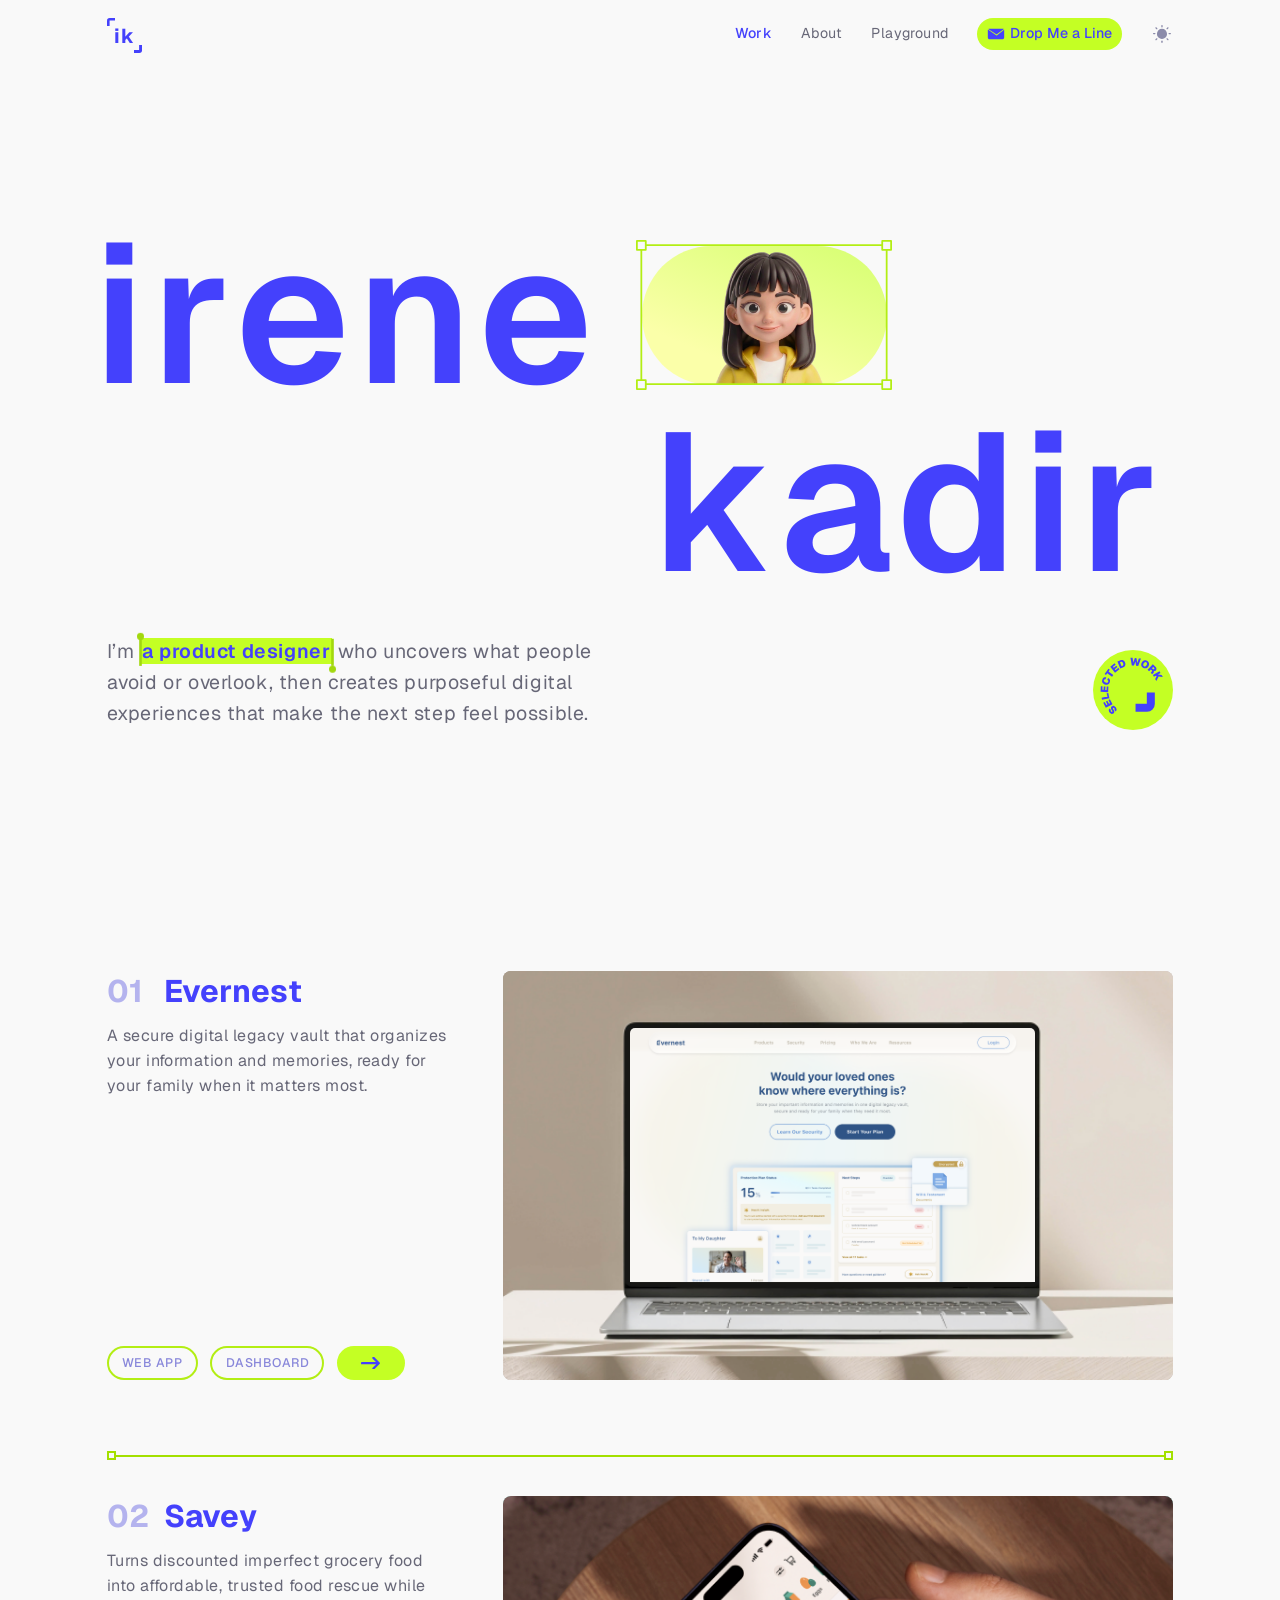
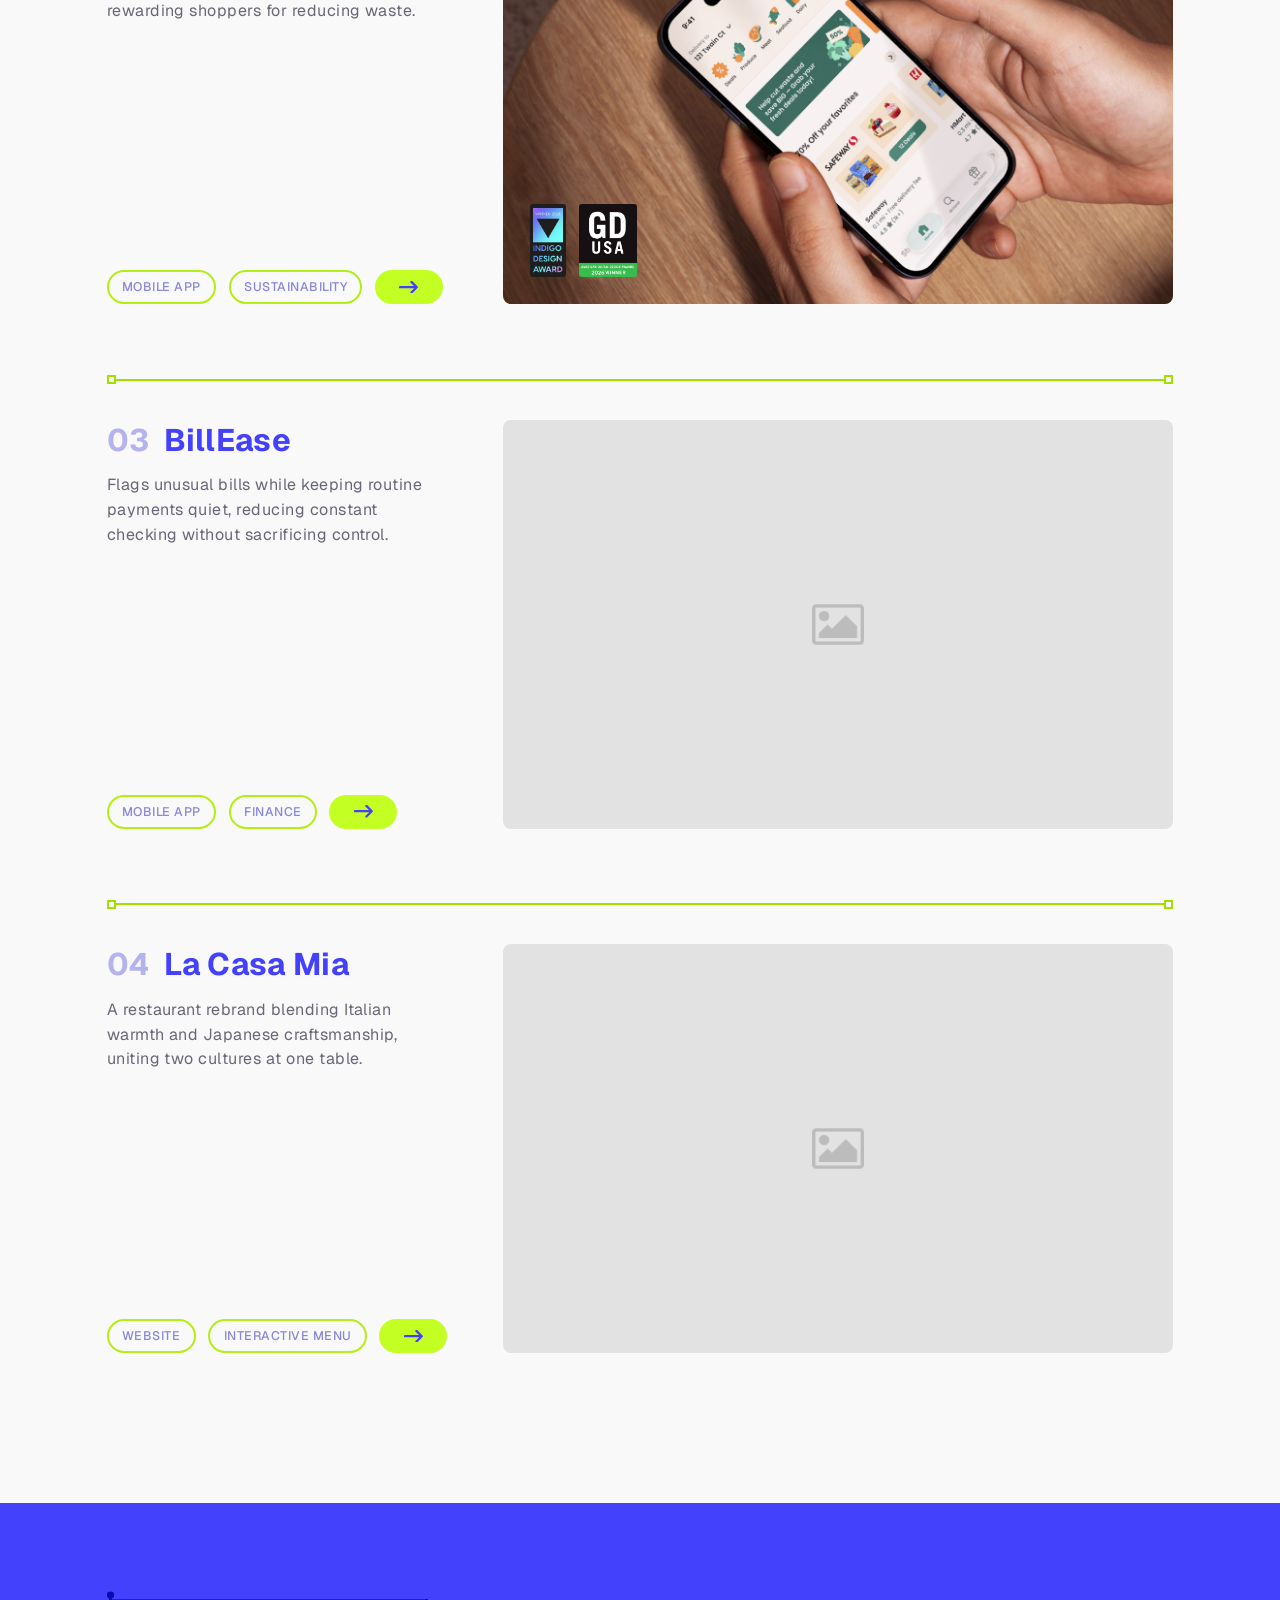
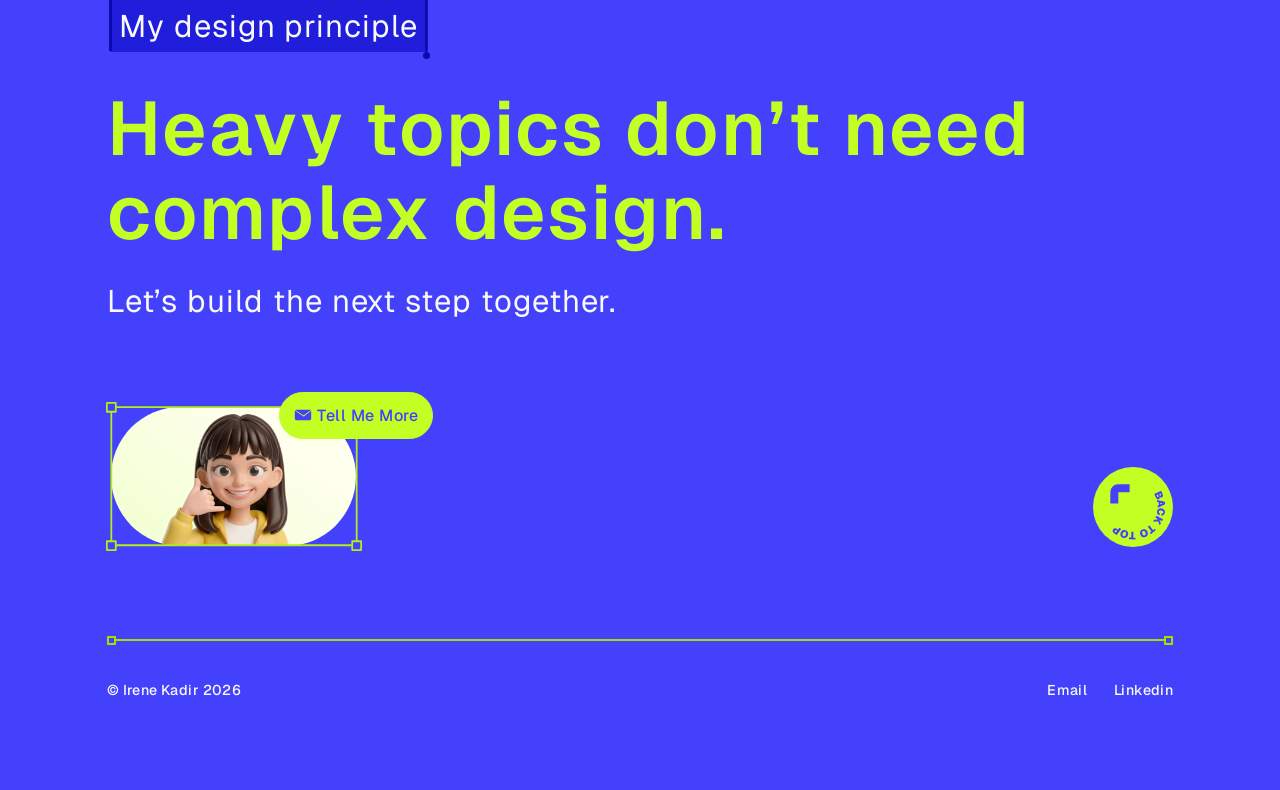
<file: portfolio/index.html>
<!DOCTYPE html>
<html lang="en">
<head>
  <meta charset="UTF-8">
  <meta name="viewport" content="width=device-width, initial-scale=1">
  <title>Irene Kadir — Product Designer</title>
  <meta name="description" content="Irene Kadir is a product designer who uncovers what people avoid or overlook, then creates purposeful digital experiences.">
  <link rel="preconnect" href="https://fonts.googleapis.com">
  <link rel="preconnect" href="https://fonts.gstatic.com" crossorigin>
  <link href="https://fonts.googleapis.com/css2?family=Geist:wght@400;500;600;700;900&display=swap" rel="stylesheet">
  <link rel="stylesheet" href="style.css">
<script>try{if(localStorage.getItem("theme")==="dark")document.documentElement.dataset.theme="dark"}catch(e){}</script>
</head>
<body class="th">

  <header class="nav" id="top">
    <div class="wrap">
      <a href="#top" class="logo" aria-label="Irene Kadir, home">
        <span class="corner tl"><img class="lt" src="assets/logo-corner-tl.svg" alt=""><img class="dk" src="assets/logo-corner-tl-dark.svg" alt=""></span>
        <span class="corner br"><img class="lt" src="assets/logo-corner-br.svg" alt=""><img class="dk" src="assets/logo-corner-br-dark.svg" alt=""></span>
        <span class="ik">ik</span>
      </a>
      <nav class="menu" aria-label="Main">
        <a href="#work" class="link active" aria-current="page">Work</a>
        <a href="about.html" class="link">About</a>
        <a href="#" class="link no-hover">Playground</a>
        <a href="mailto:irene.kadir@gmail.com" class="pill-btn">
          <span class="mail"><img src="assets/mail.svg" alt=""></span>Drop Me a Line
        </a>
        <button class="mode-btn" aria-label="Switch to dark mode">
          <span class="icon lt"><img src="assets/light-mode.svg" alt=""></span>
          <img class="dk moon" src="assets/moon.svg" alt="">
        </button>
      </nav>
    </div>
  </header>

  <main>
    <section class="hero">
      <div class="wrap">
        <h1 class="hero-name" aria-label="Irene Kadir">
          <span class="name-row first">
            <span class="name first" aria-hidden="true" data-split>irene</span>
            <span class="character hero-char">
              <span class="pill"><span class="avatar"><img src="assets/avatar-hero.png" alt=""></span></span>
              <span class="frame"><img src="assets/selector-frame.svg" alt=""></span>
            </span>
          </span>
          <span class="name-row last">
            <span class="name last" aria-hidden="true" data-split>kadir</span>
          </span>
        </h1>

        <div class="hero-bottom">
          <p class="statement">
            I’m <span class="hl"><span class="bar l"><img src="assets/selector-left.svg" alt=""></span>a product designer<span class="bar r"><img src="assets/selector-right.svg" alt=""></span></span> who uncovers what people avoid or overlook, then creates purposeful digital experiences that make the next step feel possible.
          </p>
          <a href="#work" class="round-btn" aria-label="See selected work"><img src="assets/btn-selected-work.svg" alt=""></a>
        </div>
      </div>
    </section>

    <section class="work" id="work" aria-label="Selected work">

      <article class="project reveal">
        <div class="wrap">
          <div class="row">
            <div class="info">
              <div class="brief">
                <h2 class="title"><span class="num">01</span><span class="name-p">Evernest</span></h2>
                <p class="desc">A secure digital legacy vault that organizes your information and memories, ready for your family when it matters most.</p>
              </div>
              <div class="tags">
                <span class="tag">Web App</span><span class="tag">Dashboard</span>
                <a href="evernest.html" class="view" aria-label="View Evernest project"><svg class="arrow" width="22" height="14" viewBox="0 0 22 14" fill="none" aria-hidden="true"><path d="M1 7H20M14 1L20 7L14 13" stroke="#4441FC" stroke-width="2.5" stroke-linecap="round" stroke-linejoin="round"/></svg></a>
              </div>
            </div>
            <a href="evernest.html" class="thumb evernest" aria-label="Evernest project">
              <span class="zoom">
                <span class="abs bg"><img class="cover" src="assets/evernest-mockup.png" alt=""></span>
                <span class="abs dash"><img src="assets/evernest-dashboard.png" alt=""></span>
                <span class="abs bg"><img class="cover" src="assets/evernest-mockup.png" alt=""></span>
                <span class="abs dash"><img src="assets/evernest-dashboard.png" alt="Evernest dashboard on a laptop"></span>
              </span>
            </a>
          </div>
        </div>
      </article>

      <article class="project has-sep reveal">
        <div class="wrap">
          <div class="separator" aria-hidden="true"><span class="line"><img src="assets/separator-line.svg" alt=""></span><span class="sq l"></span><span class="sq r"></span></div>
          <div class="row">
            <div class="info">
              <div class="brief">
                <h2 class="title"><span class="num">02</span><span class="name-p">Savey</span></h2>
                <p class="desc">Turns discounted imperfect grocery food into affordable, trusted food rescue while rewarding shoppers for reducing waste.</p>
              </div>
              <div class="tags">
                <span class="tag">Mobile App</span><span class="tag">Sustainability</span>
                <a href="savey.html" class="view" aria-label="View Savey project"><svg class="arrow" width="22" height="14" viewBox="0 0 22 14" fill="none" aria-hidden="true"><path d="M1 7H20M14 1L20 7L14 13" stroke="#4441FC" stroke-width="2.5" stroke-linecap="round" stroke-linejoin="round"/></svg></a>
              </div>
            </div>
            <a href="savey.html" class="thumb savey" aria-label="Savey project">
              <span class="zoom">
                <span class="abs bg"><img class="cover" src="assets/savey-mockup.png" alt="Savey app on a phone"></span>
              </span>
              <span class="awards">
                <span class="ribbon-box"><img src="assets/ribbon.png" alt="Award ribbon"></span>
                <img class="adda" src="assets/adda-2026.png" alt="ADDA 2026">
              </span>
            </a>
          </div>
        </div>
      </article>

      <article class="project has-sep reveal">
        <div class="wrap">
          <div class="separator" aria-hidden="true"><span class="line"><img src="assets/separator-line.svg" alt=""></span><span class="sq l"></span><span class="sq r"></span></div>
          <div class="row">
            <div class="info">
              <div class="brief">
                <h2 class="title"><span class="num">03</span><span class="name-p">BillEase</span></h2>
                <p class="desc">Flags unusual bills while keeping routine payments quiet, reducing constant checking without sacrificing control.</p>
              </div>
              <div class="tags">
                <span class="tag">Mobile App</span><span class="tag">Finance</span>
                <a href="#" class="view" aria-label="View BillEase project"><svg class="arrow" width="22" height="14" viewBox="0 0 22 14" fill="none" aria-hidden="true"><path d="M1 7H20M14 1L20 7L14 13" stroke="#4441FC" stroke-width="2.5" stroke-linecap="round" stroke-linejoin="round"/></svg></a>
              </div>
            </div>
            <a href="#" class="thumb empty" aria-label="BillEase project">
              <span class="zoom"><span class="ph"><img src="assets/placeholder-icon.png" alt=""></span></span>
            </a>
          </div>
        </div>
      </article>

      <article class="project has-sep reveal">
        <div class="wrap">
          <div class="separator" aria-hidden="true"><span class="line"><img src="assets/separator-line.svg" alt=""></span><span class="sq l"></span><span class="sq r"></span></div>
          <div class="row">
            <div class="info">
              <div class="brief">
                <h2 class="title"><span class="num">04</span><span class="name-p">La Casa Mia</span></h2>
                <p class="desc">A restaurant rebrand blending Italian warmth and Japanese craftsmanship, uniting two cultures at one table.</p>
              </div>
              <div class="tags">
                <span class="tag">Website</span><span class="tag">Interactive Menu</span>
                <a href="#" class="view" aria-label="View La Casa Mia project"><svg class="arrow" width="22" height="14" viewBox="0 0 22 14" fill="none" aria-hidden="true"><path d="M1 7H20M14 1L20 7L14 13" stroke="#4441FC" stroke-width="2.5" stroke-linecap="round" stroke-linejoin="round"/></svg></a>
              </div>
            </div>
            <a href="#" class="thumb empty" aria-label="La Casa Mia project">
              <span class="zoom"><span class="ph"><img src="assets/placeholder-icon.png" alt=""></span></span>
            </a>
          </div>
        </div>
      </article>
    </section>
  </main>

  <footer class="footer" id="contact">
    <div class="wrap">
      <div class="upper">
        <div class="closing reveal">
          <div class="principle">
            <span class="box"></span>
            <span class="bar l"><img class="lt" src="assets/selector-footer.svg" alt=""><img class="dk" src="assets/selector-footer-dark.svg" alt=""></span>
            <span class="bar l"><img class="lt" src="assets/selector-footer.svg" alt=""><img class="dk" src="assets/selector-footer-dark.svg" alt=""></span>
            <span class="bar r"><img class="lt" src="assets/selector-footer.svg" alt=""><img class="dk" src="assets/selector-footer-dark.svg" alt=""></span>
            <p class="label">My design principle</p>
          </div>
          <p class="big">Heavy topics don’t need complex design.</p>
          <p class="sub">Let’s build the next step together.</p>
        </div>
        <div class="actions">
          <div class="contact">
            <span class="character foot-char">
              <span class="pill"><span class="avatar"><img src="assets/avatar-footer.png" alt=""></span></span>
              <span class="frame"><img class="lt" src="assets/selector-frame.svg" alt=""><img class="dk" src="assets/selector-frame-dark.svg" alt=""></span>
            </span>
            <a href="mailto:irene.kadir@gmail.com" class="pill-btn"><span class="mail"><img class="lt" src="assets/mail.svg" alt=""><img class="dk" src="assets/mail-lime.svg" alt=""></span>Tell Me More</a>
          </div>
          <a href="#top" class="round-btn back-top" aria-label="Back to top"><img class="lt" src="assets/btn-back-to-top.svg" alt=""><img class="dk" src="assets/btn-back-to-top-dark.svg" alt=""></a>
        </div>
      </div>
      <div class="legal">
        <div class="separator" aria-hidden="true"><span class="line"><img class="lt" src="assets/separator-line.svg" alt=""><img class="dk" src="assets/separator-line-dark.svg" alt=""></span><span class="sq l"></span><span class="sq r"></span></div>
        <div class="legal-row">
          <p>© Irene Kadir 2026</p>
          <div class="links"><a href="mailto:irene.kadir@gmail.com">Email</a><a href="https://www.linkedin.com/in/irene-k-4a3567102/" target="_blank" rel="noopener">Linkedin</a></div>
        </div>
      </div>
    </div>
  </footer>

  <script>
    // Letter-by-letter rise for the hero name
    document.querySelectorAll('[data-split]').forEach((el, row) => {
      el.innerHTML = [...el.textContent].map((c, i) =>
        `<span class="ch" style="animation-delay:${row * 0.15 + i * 0.05}s">${c}</span>`).join('');
    });

    // Fade sections up as they scroll into view
    const io = new IntersectionObserver(entries => entries.forEach(e => {
      if (e.isIntersecting) { e.target.classList.add('in'); io.unobserve(e.target); }
    }), { threshold: 0.15 });
    document.querySelectorAll('.reveal').forEach(el => io.observe(el));

    // Back to top: smooth scroll to the very top of the page
    document.querySelector('.back-top').addEventListener('click', e => {
      e.preventDefault();
      window.scrollTo({ top: 0, behavior: matchMedia('(prefers-reduced-motion: reduce)').matches ? 'auto' : 'smooth' });
    });

  </script>
  <script>
    // Sun / moon button: the new mode grows out of the button as a circle
    document.querySelectorAll('.mode-btn').forEach(btn => {
      const root = document.documentElement;
      const sync = () => btn.setAttribute('aria-label',
        root.dataset.theme === 'dark' ? 'Switch to light mode' : 'Switch to dark mode');
      sync();
      btn.addEventListener('click', () => {
        const dark = root.dataset.theme !== 'dark';
        const flip = () => {
          if (dark) root.dataset.theme = 'dark'; else delete root.dataset.theme;
          try { localStorage.setItem('theme', dark ? 'dark' : 'light'); } catch (e) {}
          document.querySelectorAll('.mode-btn').forEach(sync);
        };
        const still = matchMedia('(prefers-reduced-motion: reduce)').matches;
        if (!document.startViewTransition || still) { flip(); return; }
        const r = btn.getBoundingClientRect();
        const x = r.left + r.width / 2, y = r.top + r.height / 2;
        const end = Math.hypot(Math.max(x, innerWidth - x), Math.max(y, innerHeight - y));
        document.startViewTransition(flip).ready.then(() => {
          root.animate({ clipPath: [`circle(0px at ${x}px ${y}px)`, `circle(${end}px at ${x}px ${y}px)`] },
            { duration: 700, easing: 'cubic-bezier(.65,0,.35,1)', pseudoElement: '::view-transition-new(root)' });
        });
      });
    });
  </script>
</body>
</html>
</file>
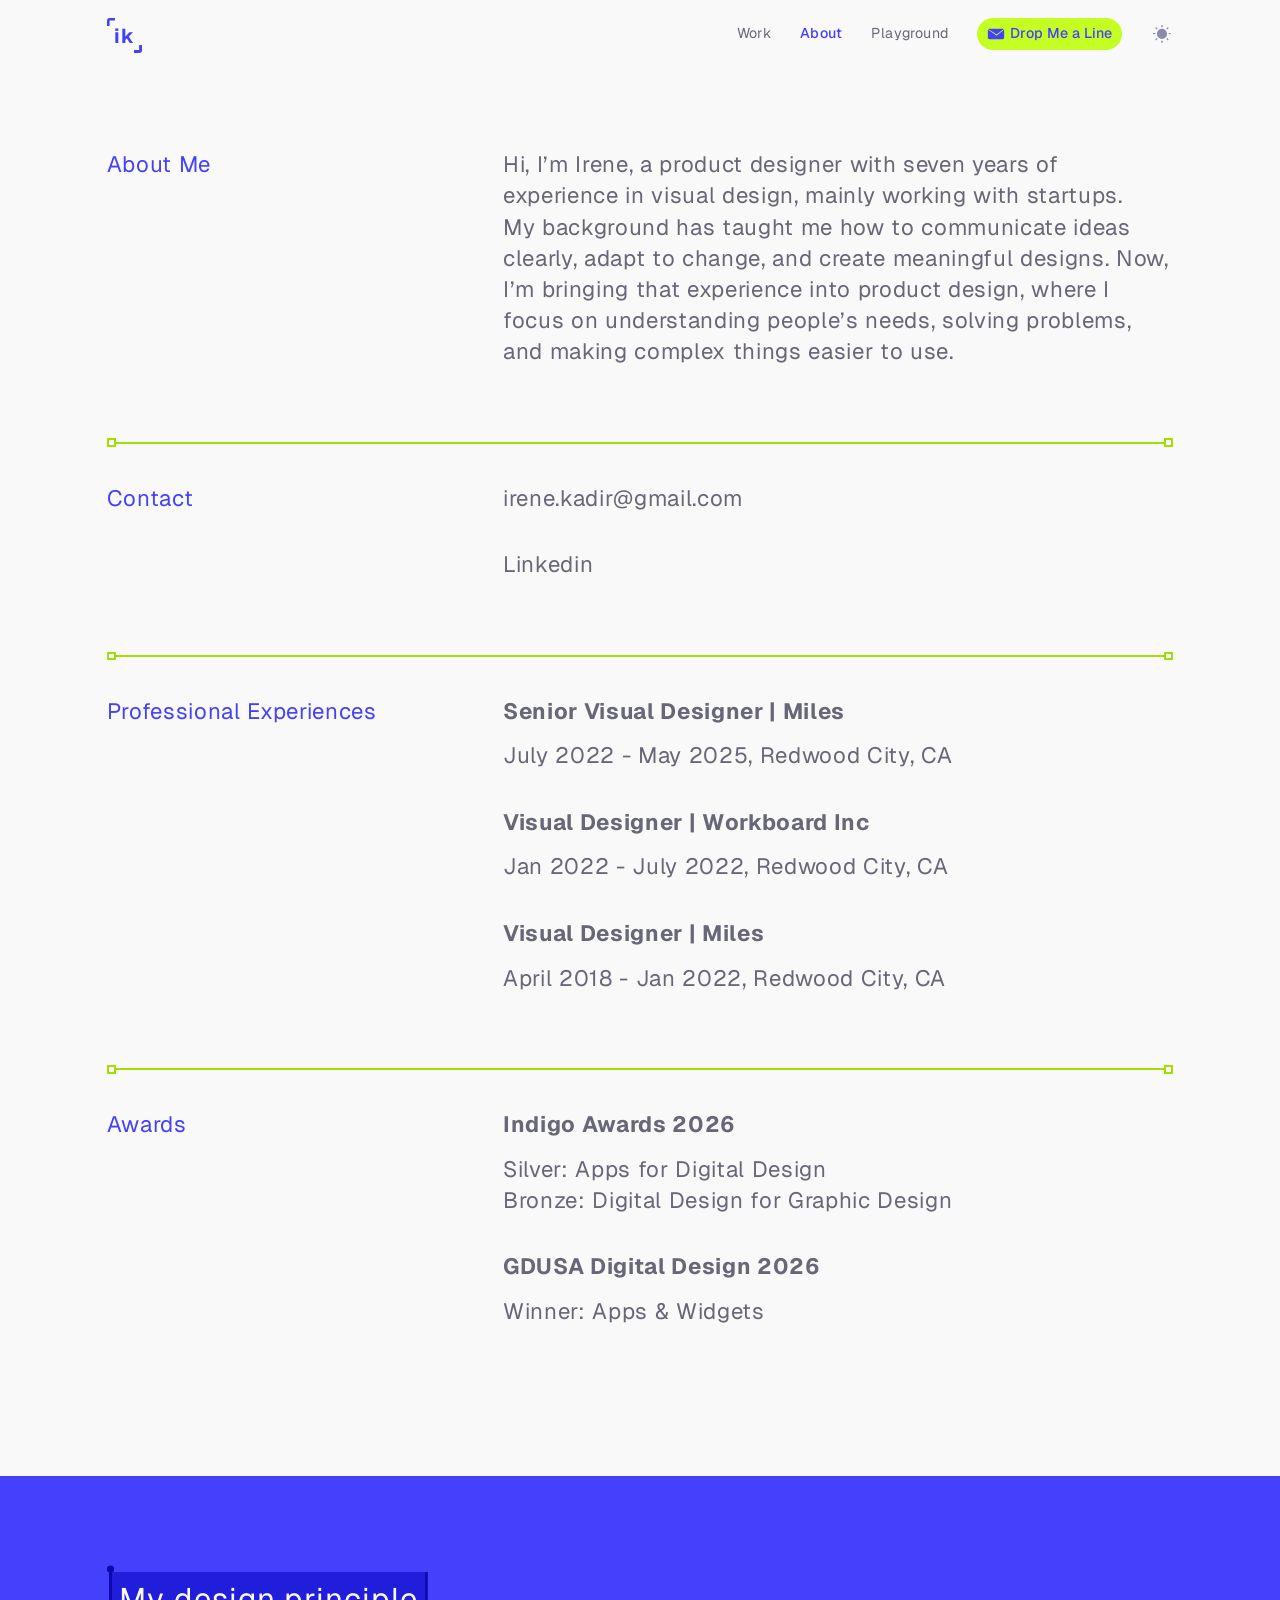
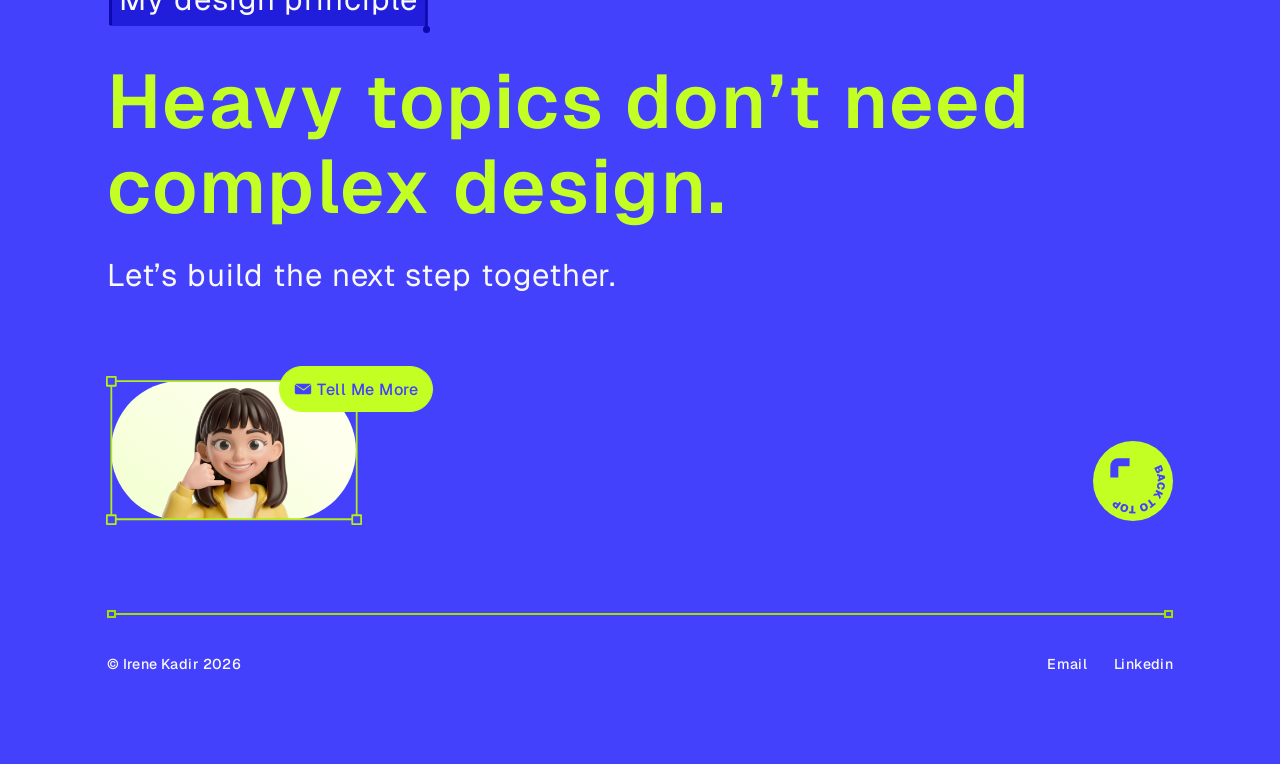
<file: portfolio/about.html>
<!DOCTYPE html>
<html lang="en">
<head>
  <meta charset="UTF-8">
  <meta name="viewport" content="width=device-width, initial-scale=1">
  <title>About — Irene Kadir</title>
  <meta name="description" content="Irene Kadir is a product designer who uncovers what people avoid or overlook, then creates purposeful digital experiences.">
  <link rel="preconnect" href="https://fonts.googleapis.com">
  <link rel="preconnect" href="https://fonts.gstatic.com" crossorigin>
  <link href="https://fonts.googleapis.com/css2?family=Geist:wght@400;500;600;700;900&display=swap" rel="stylesheet">
  <link rel="stylesheet" href="style.css">
<script>try{if(localStorage.getItem("theme")==="dark")document.documentElement.dataset.theme="dark"}catch(e){}</script>
</head>
<body class="th">

  <header class="nav" id="top">
    <div class="wrap">
      <a href="index.html" class="logo" aria-label="Irene Kadir, home">
        <span class="corner tl"><img class="lt" src="assets/logo-corner-tl.svg" alt=""><img class="dk" src="assets/logo-corner-tl-dark.svg" alt=""></span>
        <span class="corner br"><img class="lt" src="assets/logo-corner-br.svg" alt=""><img class="dk" src="assets/logo-corner-br-dark.svg" alt=""></span>
        <span class="ik">ik</span>
      </a>
      <nav class="menu" aria-label="Main">
        <a href="index.html" class="link">Work</a>
        <a href="about.html" class="link active" aria-current="page">About</a>
        <a href="#" class="link no-hover">Playground</a>
        <a href="mailto:irene.kadir@gmail.com" class="pill-btn">
          <span class="mail"><img src="assets/mail.svg" alt=""></span>Drop Me a Line
        </a>
        <button class="mode-btn" aria-label="Switch to dark mode">
          <span class="icon lt"><img src="assets/light-mode.svg" alt=""></span>
          <img class="dk moon" src="assets/moon.svg" alt="">
        </button>
      </nav>
    </div>
  </header>

  <main>
    <section class="about-sec">
      <div class="wrap">
        <div class="about-row reveal"><h2>About Me</h2><div class="body"><p>Hi, I’m Irene, a product designer with seven years of experience in visual design, mainly working with startups.<br>My background has taught me how to communicate ideas clearly, adapt to change, and create meaningful designs. Now, I’m bringing that experience into product design, where I focus on understanding people’s needs, solving problems, and making complex things easier to use.</p></div></div>
      </div>
    </section>
    <section class="about-sec">
      <div class="wrap">
        <div class="separator" aria-hidden="true"><span class="line"><img src="assets/separator-line.svg" alt=""></span><span class="sq l"></span><span class="sq r"></span></div>
        <div class="about-row reveal"><h2>Contact</h2><div class="body"><a href="mailto:irene.kadir@gmail.com">irene.kadir@gmail.com</a><a href="https://www.linkedin.com/in/irene-k-4a3567102/" target="_blank" rel="noopener">Linkedin</a></div></div>
      </div>
    </section>
    <section class="about-sec">
      <div class="wrap">
        <div class="separator" aria-hidden="true"><span class="line"><img src="assets/separator-line.svg" alt=""></span><span class="sq l"></span><span class="sq r"></span></div>
        <div class="about-row reveal"><h2>Professional Experiences</h2><div class="body"><div class="item"><b>Senior Visual Designer | Miles</b><p>July 2022 - May 2025, Redwood City, CA</p></div><div class="item"><b>Visual Designer | Workboard Inc</b><p>Jan 2022 - July 2022, Redwood City, CA</p></div><div class="item"><b>Visual Designer | Miles</b><p>April 2018 - Jan 2022, Redwood City, CA</p></div></div></div>
      </div>
    </section>
    <section class="about-sec last">
      <div class="wrap">
        <div class="separator" aria-hidden="true"><span class="line"><img src="assets/separator-line.svg" alt=""></span><span class="sq l"></span><span class="sq r"></span></div>
        <div class="about-row reveal"><h2>Awards</h2><div class="body"><div class="item"><b>Indigo Awards 2026</b><p>Silver: Apps for Digital Design<br>Bronze: Digital Design for Graphic Design</p></div><div class="item"><b>GDUSA Digital Design 2026</b><p>Winner: Apps &amp; Widgets</p></div></div></div>
      </div>
    </section>
  </main>

  <footer class="footer" id="contact">
    <div class="wrap">
      <div class="upper">
        <div class="closing reveal">
          <div class="principle">
            <span class="box"></span>
            <span class="bar l"><img class="lt" src="assets/selector-footer.svg" alt=""><img class="dk" src="assets/selector-footer-dark.svg" alt=""></span>
            <span class="bar l"><img class="lt" src="assets/selector-footer.svg" alt=""><img class="dk" src="assets/selector-footer-dark.svg" alt=""></span>
            <span class="bar r"><img class="lt" src="assets/selector-footer.svg" alt=""><img class="dk" src="assets/selector-footer-dark.svg" alt=""></span>
            <p class="label">My design principle</p>
          </div>
          <p class="big">Heavy topics don’t need complex design.</p>
          <p class="sub">Let’s build the next step together.</p>
        </div>
        <div class="actions">
          <div class="contact">
            <span class="character foot-char">
              <span class="pill"><span class="avatar"><img src="assets/avatar-footer.png" alt=""></span></span>
              <span class="frame"><img class="lt" src="assets/selector-frame.svg" alt=""><img class="dk" src="assets/selector-frame-dark.svg" alt=""></span>
            </span>
            <a href="mailto:irene.kadir@gmail.com" class="pill-btn"><span class="mail"><img class="lt" src="assets/mail.svg" alt=""><img class="dk" src="assets/mail-lime.svg" alt=""></span>Tell Me More</a>
          </div>
          <a href="#top" class="round-btn back-top" aria-label="Back to top"><img class="lt" src="assets/btn-back-to-top.svg" alt=""><img class="dk" src="assets/btn-back-to-top-dark.svg" alt=""></a>
        </div>
      </div>
      <div class="legal">
        <div class="separator" aria-hidden="true"><span class="line"><img class="lt" src="assets/separator-line.svg" alt=""><img class="dk" src="assets/separator-line-dark.svg" alt=""></span><span class="sq l"></span><span class="sq r"></span></div>
        <div class="legal-row">
          <p>© Irene Kadir 2026</p>
          <div class="links"><a href="mailto:irene.kadir@gmail.com">Email</a><a href="https://www.linkedin.com/in/irene-k-4a3567102/" target="_blank" rel="noopener">Linkedin</a></div>
        </div>
      </div>
    </div>
  </footer>

  <script>
    const io = new IntersectionObserver(entries => entries.forEach(e => {
      if (e.isIntersecting) { e.target.classList.add('in'); io.unobserve(e.target); }
    }), { threshold: 0.15 });
    document.querySelectorAll('.reveal').forEach(el => io.observe(el));
    document.querySelector('.back-top').addEventListener('click', e => {
      e.preventDefault();
      window.scrollTo({ top: 0, behavior: matchMedia('(prefers-reduced-motion: reduce)').matches ? 'auto' : 'smooth' });
    });
  </script>
  <script>
    // Sun / moon button: the new mode grows out of the button as a circle
    document.querySelectorAll('.mode-btn').forEach(btn => {
      const root = document.documentElement;
      const sync = () => btn.setAttribute('aria-label',
        root.dataset.theme === 'dark' ? 'Switch to light mode' : 'Switch to dark mode');
      sync();
      btn.addEventListener('click', () => {
        const dark = root.dataset.theme !== 'dark';
        const flip = () => {
          if (dark) root.dataset.theme = 'dark'; else delete root.dataset.theme;
          try { localStorage.setItem('theme', dark ? 'dark' : 'light'); } catch (e) {}
          document.querySelectorAll('.mode-btn').forEach(sync);
        };
        const still = matchMedia('(prefers-reduced-motion: reduce)').matches;
        if (!document.startViewTransition || still) { flip(); return; }
        const r = btn.getBoundingClientRect();
        const x = r.left + r.width / 2, y = r.top + r.height / 2;
        const end = Math.hypot(Math.max(x, innerWidth - x), Math.max(y, innerHeight - y));
        document.startViewTransition(flip).ready.then(() => {
          root.animate({ clipPath: [`circle(0px at ${x}px ${y}px)`, `circle(${end}px at ${x}px ${y}px)`] },
            { duration: 700, easing: 'cubic-bezier(.65,0,.35,1)', pseudoElement: '::view-transition-new(root)' });
        });
      });
    });
  </script>
</body>
</html>
</file>
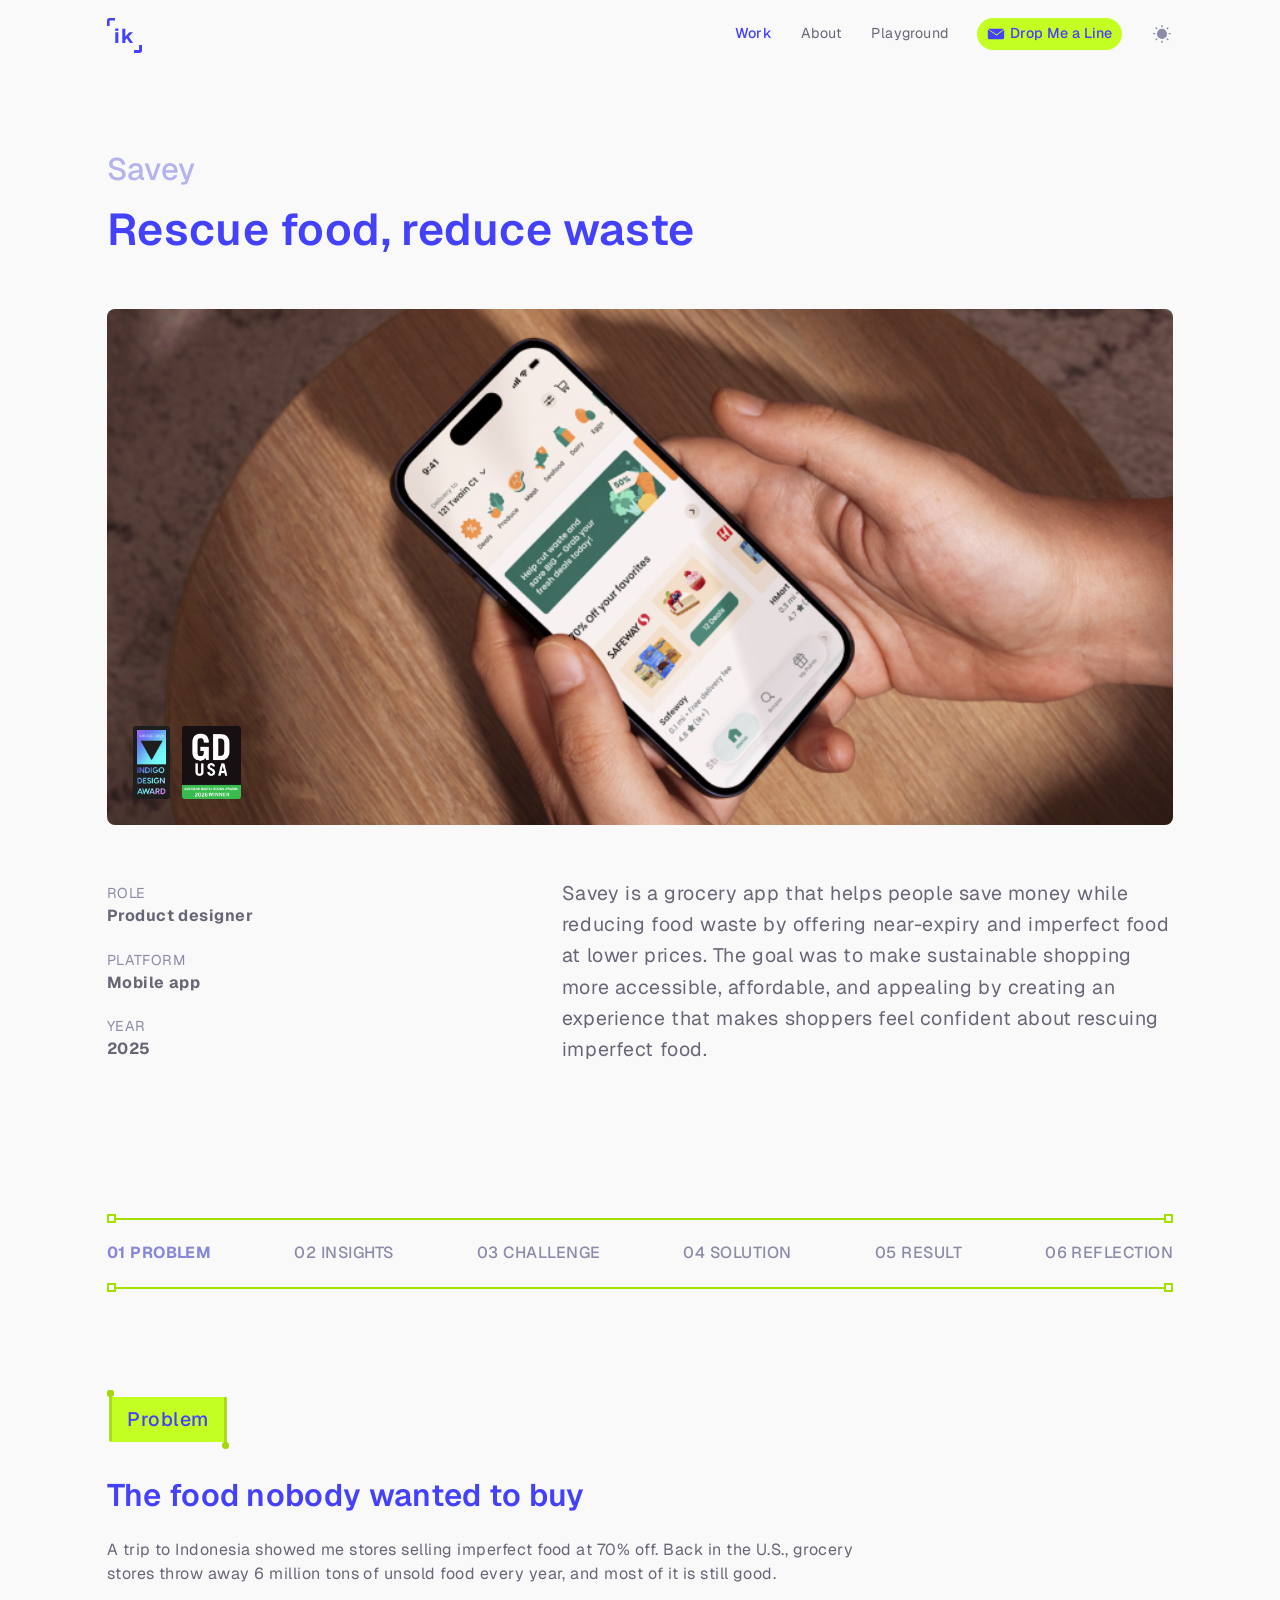
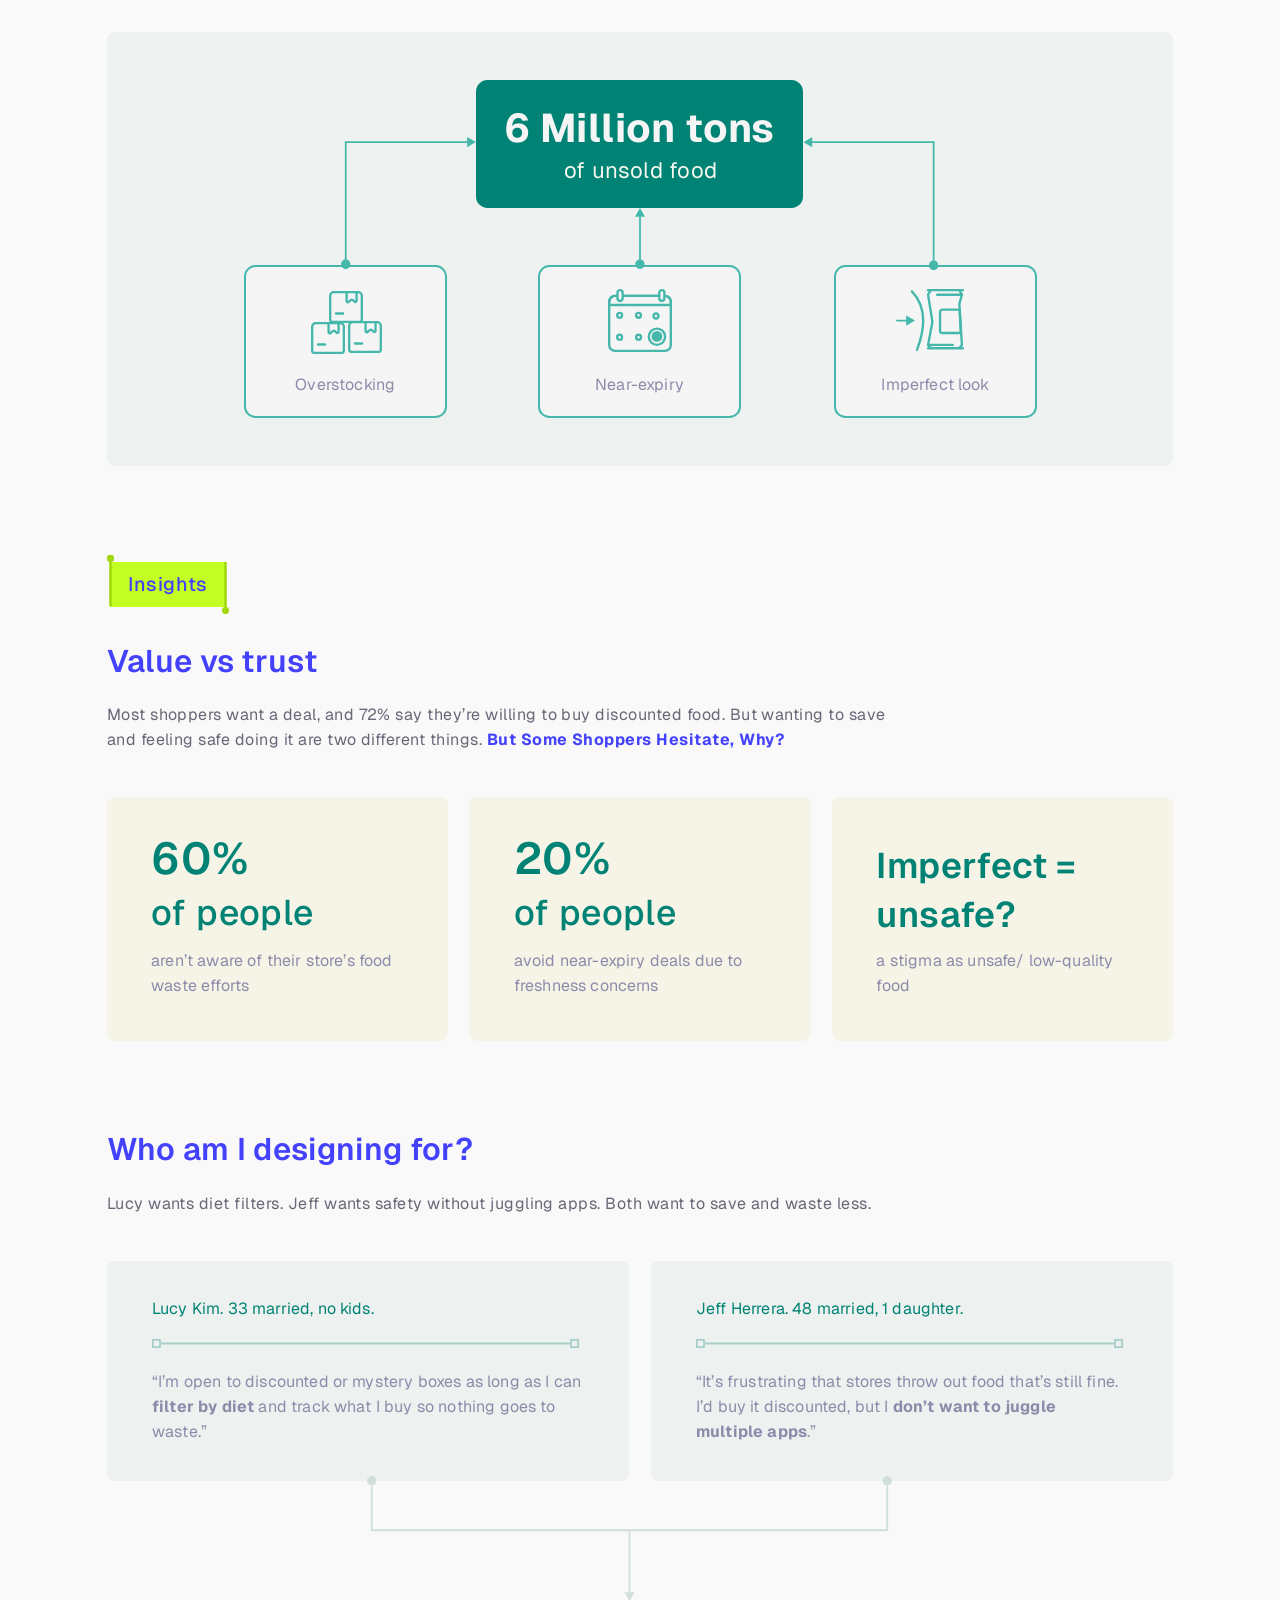
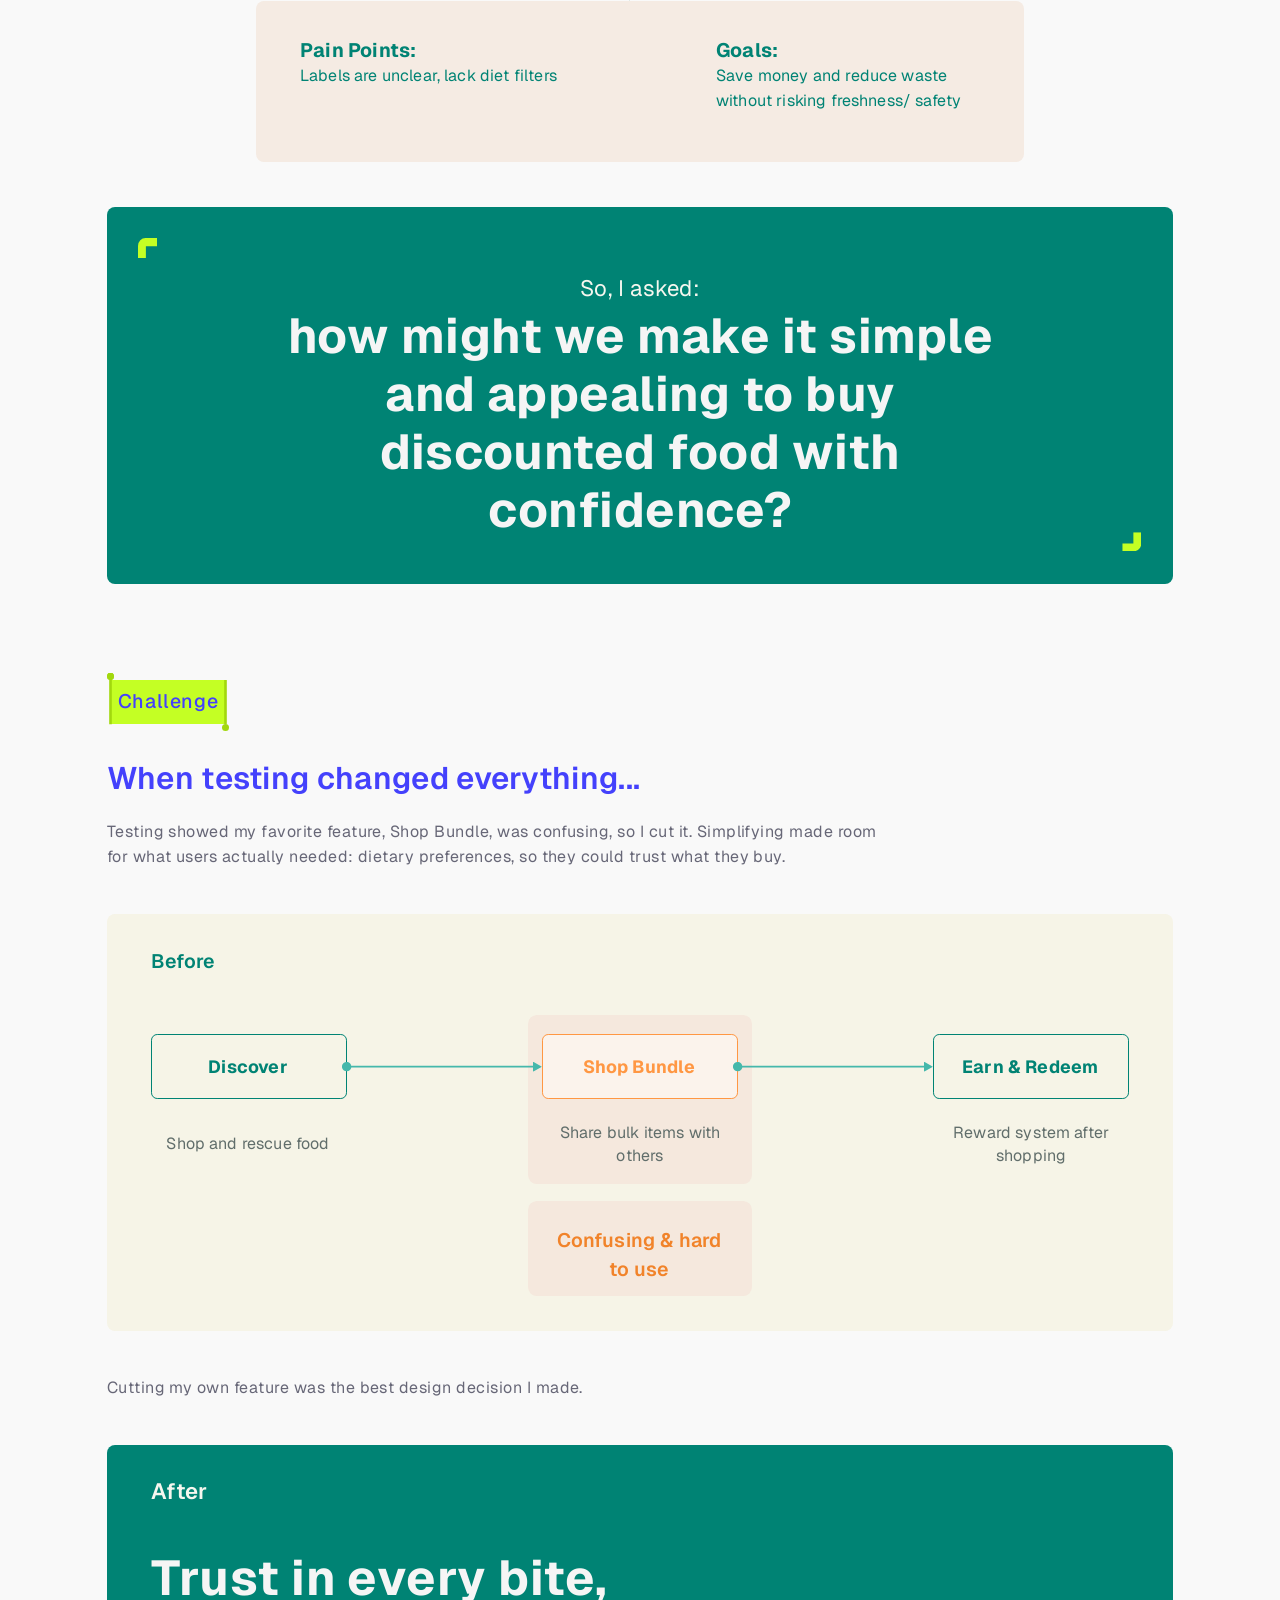
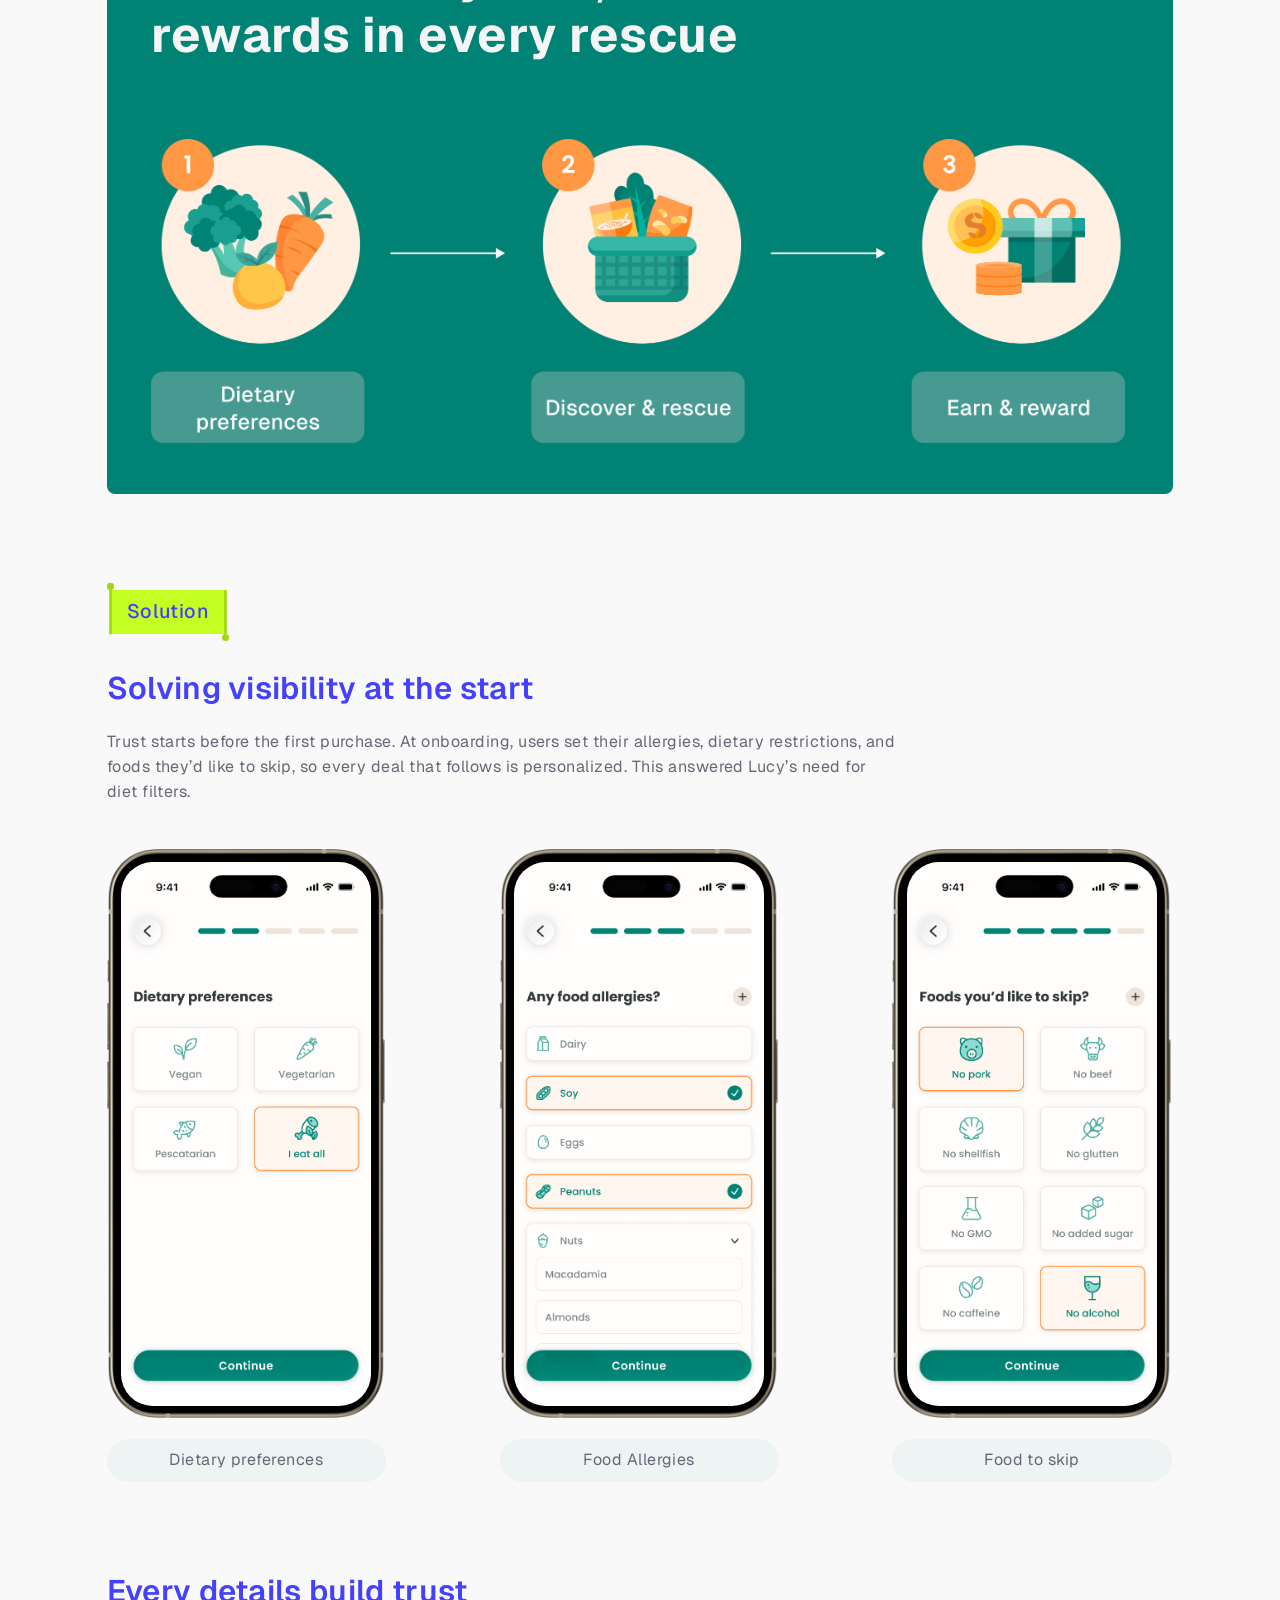
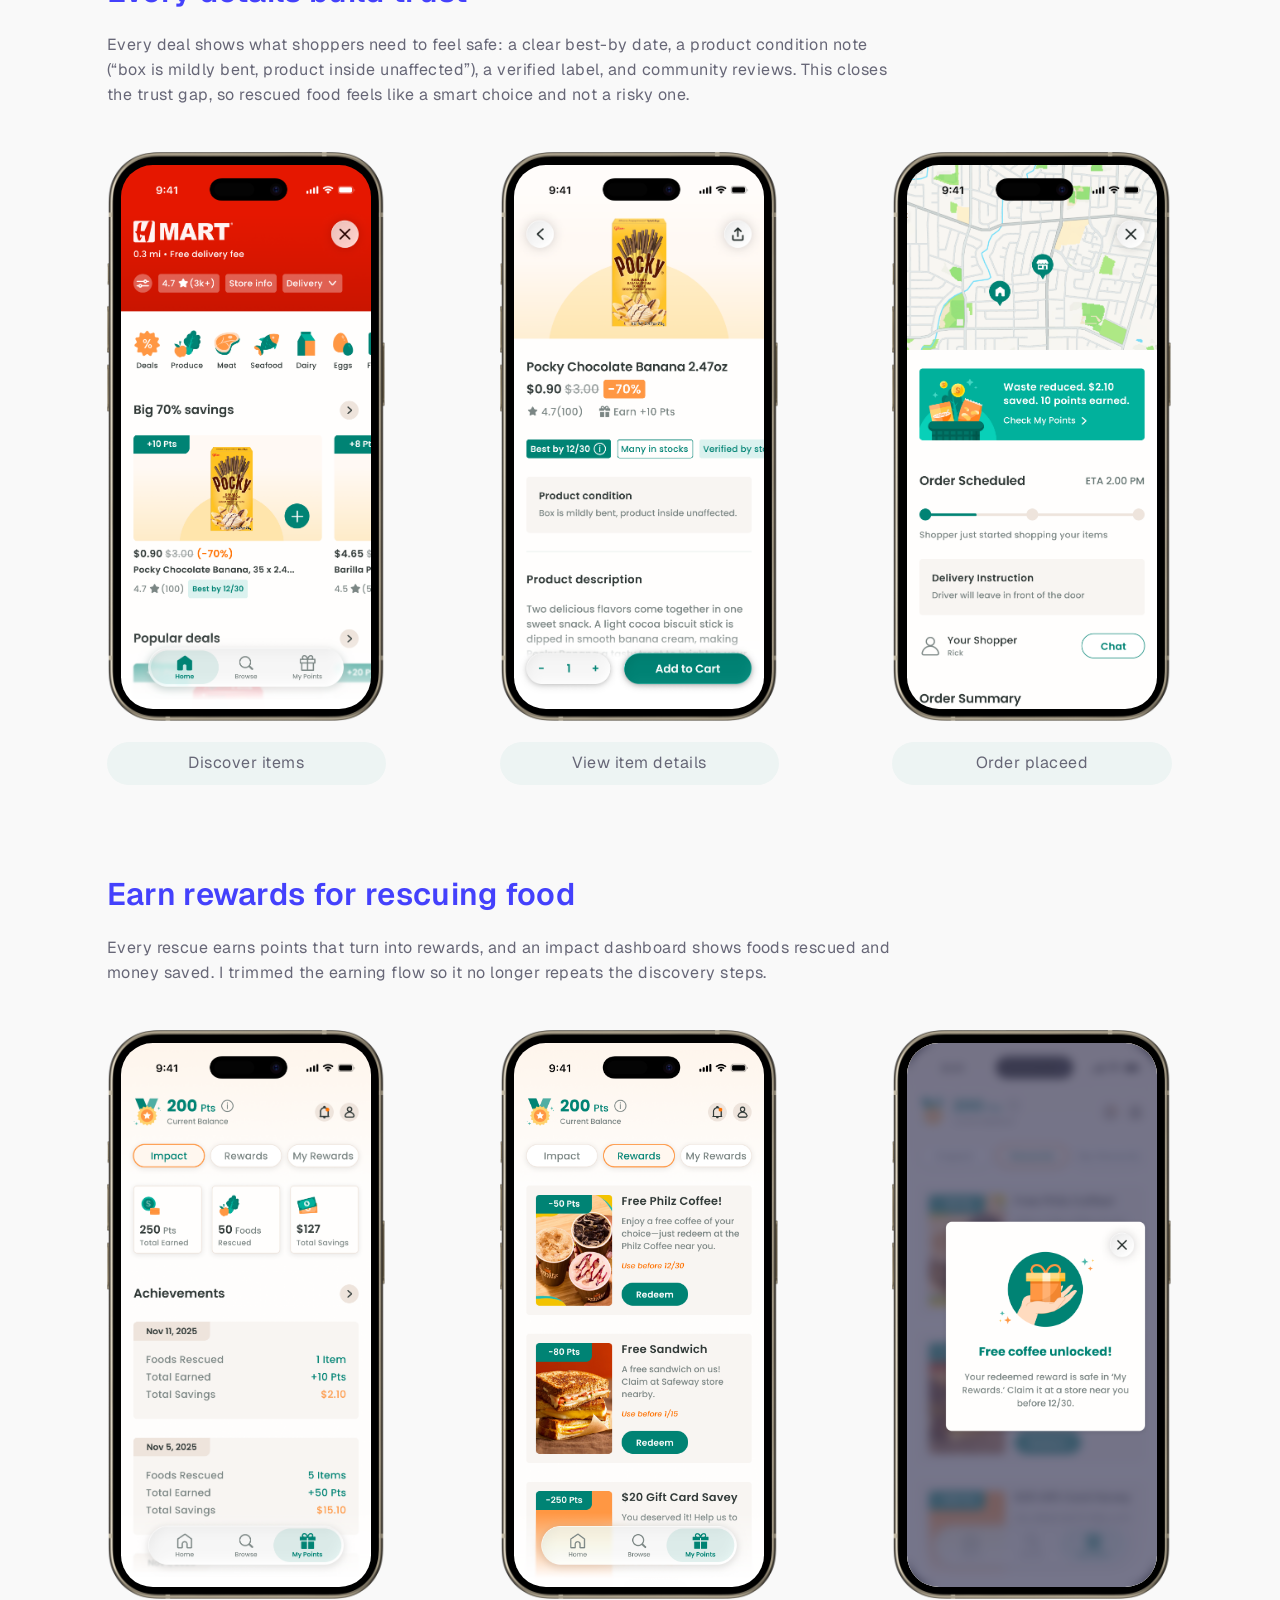
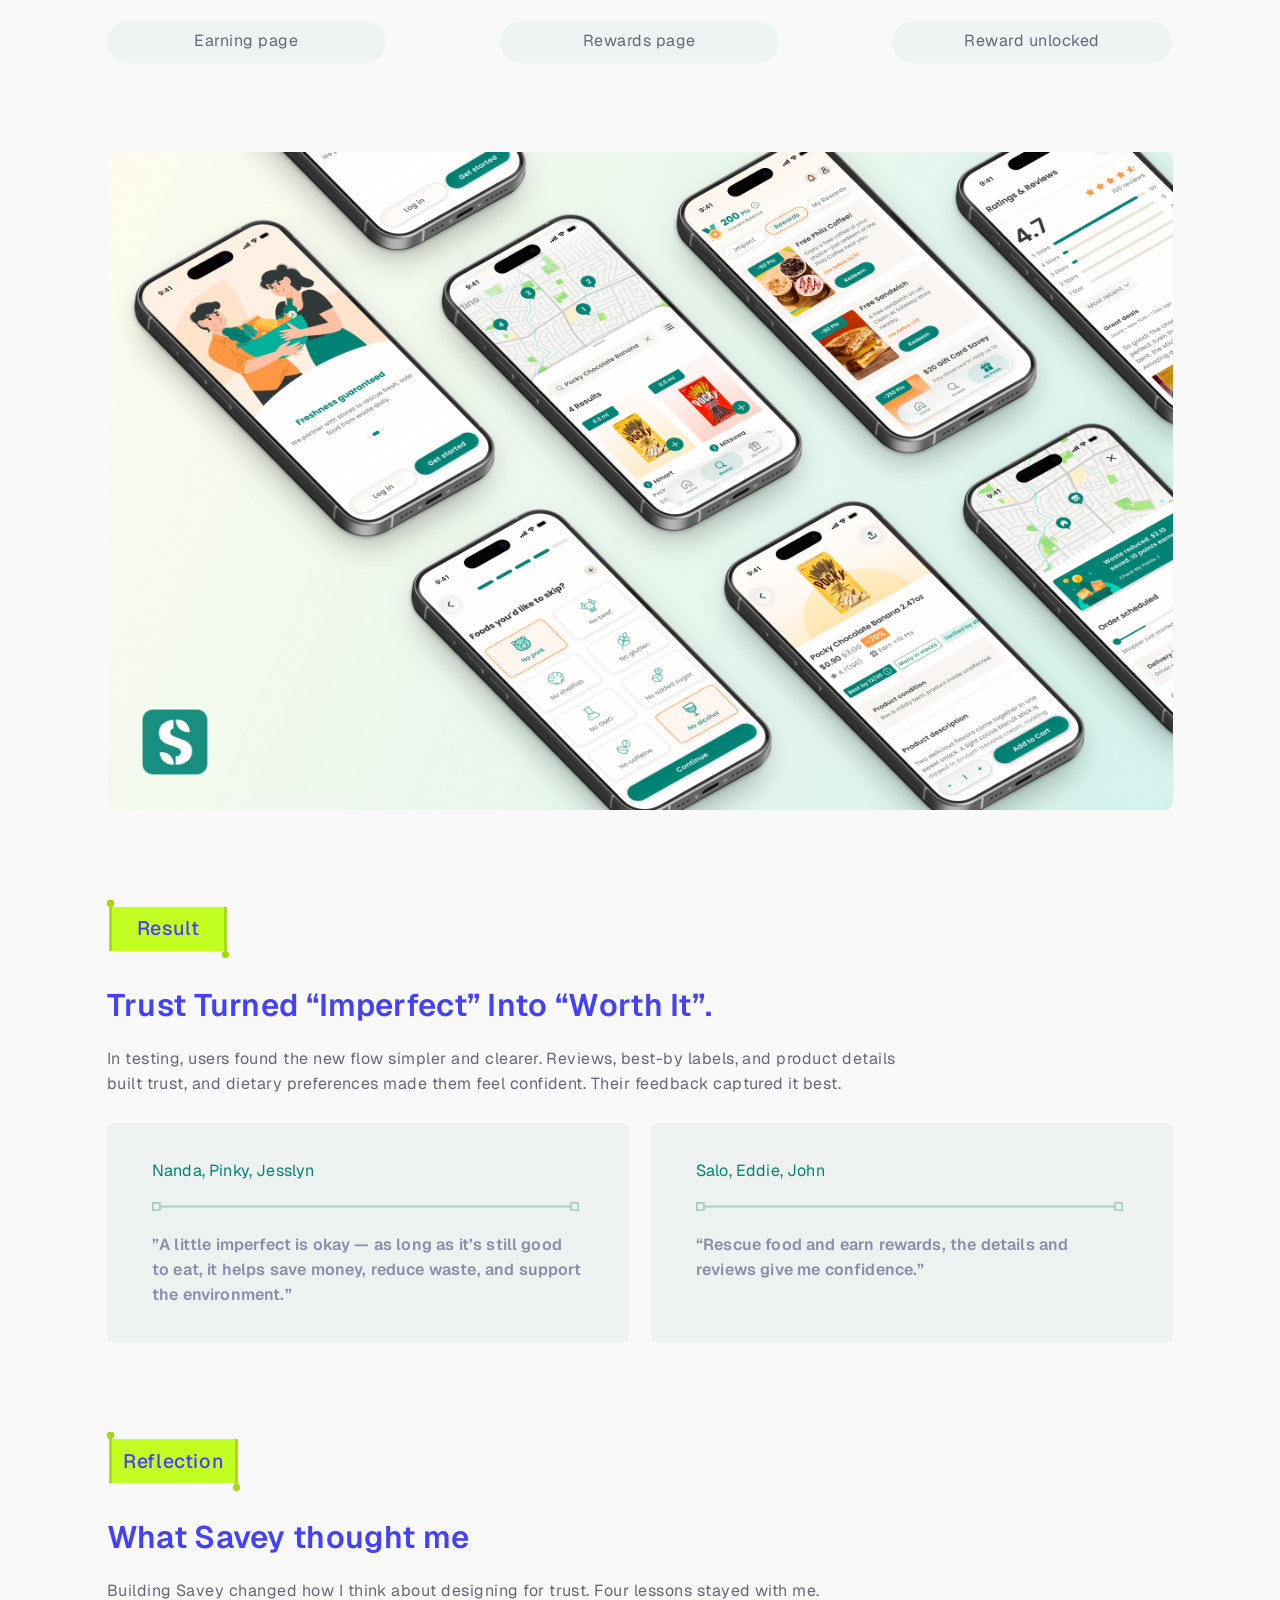
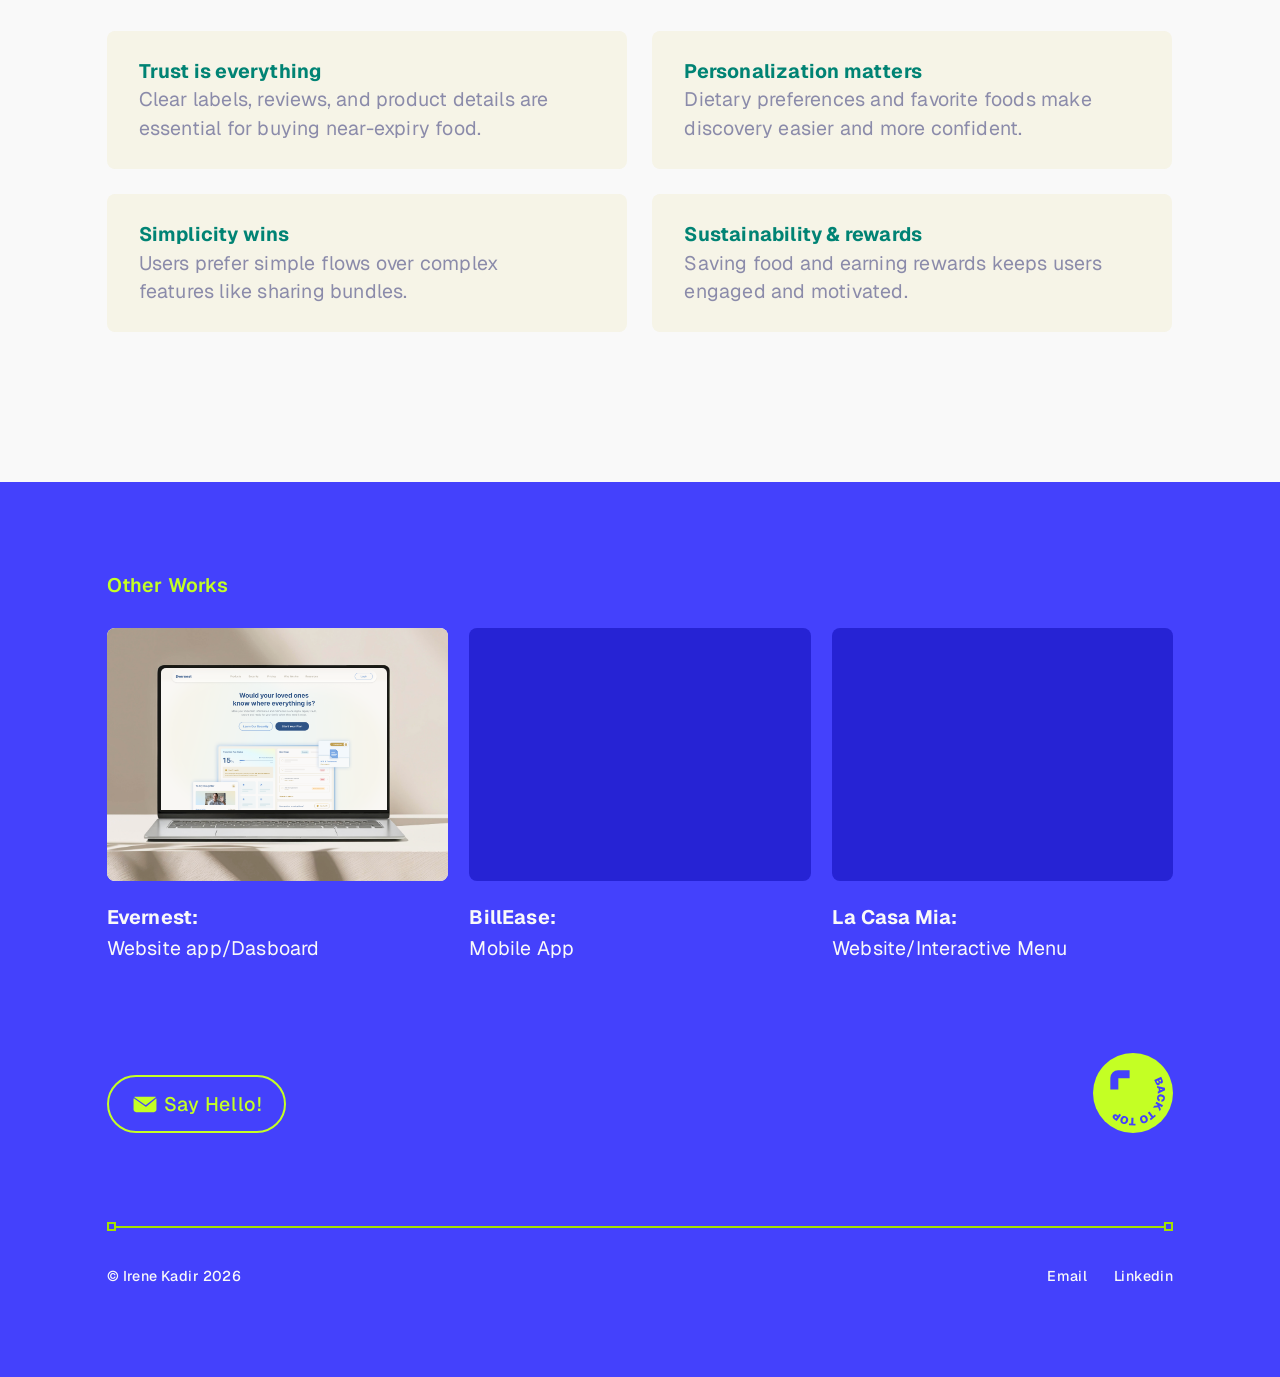
<file: portfolio/savey.html>
<!DOCTYPE html>
<html lang="en">
<head>
  <meta charset="UTF-8">
  <meta name="viewport" content="width=device-width, initial-scale=1">
  <title>Savey — Irene Kadir</title>
  <meta name="description" content="Savey: a grocery app that makes rescuing near-expiry and imperfect food feel safe. Case study by Irene Kadir.">
  <link rel="preconnect" href="https://fonts.googleapis.com">
  <link rel="preconnect" href="https://fonts.gstatic.com" crossorigin>
  <link href="https://fonts.googleapis.com/css2?family=Geist:wght@400;500;600;700;900&display=swap" rel="stylesheet">
  <link rel="stylesheet" href="style.css">
<script>try{if(localStorage.getItem("theme")==="dark")document.documentElement.dataset.theme="dark"}catch(e){}</script>
</head>
<body class="th">

  <header class="nav" id="top">
    <div class="wrap">
      <a href="index.html" class="logo" aria-label="Irene Kadir, home">
        <span class="corner tl"><img class="lt" src="assets/logo-corner-tl.svg" alt=""><img class="dk" src="assets/logo-corner-tl-dark.svg" alt=""></span>
        <span class="corner br"><img class="lt" src="assets/logo-corner-br.svg" alt=""><img class="dk" src="assets/logo-corner-br-dark.svg" alt=""></span>
        <span class="ik">ik</span>
      </a>
      <nav class="menu" aria-label="Main">
        <a href="index.html" class="link active" aria-current="page">Work</a>
        <a href="about.html" class="link">About</a>
        <a href="#" class="link no-hover">Playground</a>
        <a href="mailto:irene.kadir@gmail.com" class="pill-btn">
          <span class="mail"><img src="assets/mail.svg" alt=""></span>Drop Me a Line
        </a>
        <button class="mode-btn" aria-label="Switch to dark mode">
          <span class="icon lt"><img src="assets/light-mode.svg" alt=""></span>
          <img class="dk moon" src="assets/moon.svg" alt="">
        </button>
      </nav>
    </div>
  </header>

  <main>
    <section class="cs-hero">
      <div class="wrap">
        <div class="cs-title reveal in">
          <p class="eyebrow">Savey</p>
          <h1>Rescue food, reduce waste</h1>
        </div>
        <div class="cbox cs-hero-img reveal">
          <div class="p " style="--x:-96;--y:-156;--w:1444;--h:962;"><img src="assets/savey/hero.png" alt="Hands holding a phone showing the Savey app"></div>
          <span class="awards">
            <span class="ribbon-box"><img src="assets/ribbon.png" alt="Indigo Design Award"></span>
            <img class="adda" src="assets/adda-2026.png" alt="GD USA award">
          </span>
        </div>
        <div class="overview reveal">
          <dl class="facts">
            <div><dt>Role</dt><dd>Product designer</dd></div>
            <div><dt>Platform</dt><dd>Mobile app</dd></div>
            <div><dt>Year</dt><dd>2025</dd></div>
          </dl>
          <p class="summary">Savey is a grocery app that helps people save money while reducing food waste by offering near-expiry and imperfect food at lower prices. The goal was to make sustainable shopping more accessible, affordable, and appealing by creating an experience that makes shoppers feel confident about rescuing imperfect food.</p>
        </div>
      </div>
    </section>

    <div class="cs-index">
      <div class="wrap">
        <div class="separator" aria-hidden="true"><span class="line"><img src="assets/separator-line.svg" alt=""></span><span class="sq l"></span><span class="sq r"></span></div>
        <nav aria-label="Case study sections">
          <a href="#problem">01 Problem</a>
          <a href="#insights">02 Insights</a>
          <a href="#challenge">03 Challenge</a>
          <a href="#solution">04 Solution</a>
          <a href="#result">05 Result</a>
          <a href="#reflection">06 Reflection</a>
        </nav>
        <div class="separator" aria-hidden="true"><span class="line"><img src="assets/separator-line.svg" alt=""></span><span class="sq l"></span><span class="sq r"></span></div>
      </div>
    </div>

    <section class="cs-sec" id="problem">
      <div class="wrap">
        <div class="cs-head reveal">
          <div class="label" style="--lw:130;">
          <span class="bg"></span><span class="txt">Problem</span>
          <span class="dot" style="transform:scaleY(-1)"><img src="assets/label-dot.svg" alt=""></span>
          <span class="bar l"><img src="assets/label-bar.svg" alt=""></span>
          <span class="bar r"><img src="assets/label-bar.svg" alt=""></span>
        </div>
          <div class="cs-text"><h2>The food nobody wanted to buy</h2><p>A trip to Indonesia showed me stores selling imperfect food at 70% off. Back in the U.S., grocery stores throw away 6 million tons of unsold food every year, and most of it is still good.</p></div>
        </div>
        <div class="cbox problem-img reveal">
          <div class="p big-stat" style="--x:416;--y:54;--w:367;--h:144;"><p class="ctr n">6 Million tons</p><p class="ctr u">of unsold food</p></div>
          <div class="p cause" style="--x:154;--y:262;--w:229;--h:172;"><div class="p " style="--x:75;--y:29;--w:77.314;--h:68.226;"><span class="p" style="left:0%;top:51.06%;width:46.65%;height:48.94%"><img src="assets/icon-box.svg" alt="" style="position:absolute;inset:-4% -3.7%;width:107.4%;height:108%"></span><span class="p" style="left:26.08%;top:0%;width:46.65%;height:48.94%"><img src="assets/icon-box.svg" alt="" style="position:absolute;inset:-4% -3.7%;width:107.4%;height:108%"></span><span class="p" style="left:53.35%;top:49.71%;width:46.65%;height:48.95%"><img src="assets/icon-box.svg" alt="" style="position:absolute;inset:-4% -3.7%;width:107.4%;height:108%"></span></div><p class="ctr cap">Overstocking</p></div>
          <div class="p cause" style="--x:485;--y:262;--w:229;--h:172;"><div class="p " style="--x:77;--y:25;--w:72;--h:70.615;"><img src="assets/icon-bestby.svg" alt=""></div><p class="ctr cap">Near-expiry</p></div>
          <div class="p cause" style="--x:818;--y:262;--w:229;--h:172;"><div class="p " style="--x:69;--y:26;--w:74.222;--h:68;"><img src="assets/icon-imperfect.svg" alt="" style="position:absolute;top:-1.96%;left:-1.35%;width:103.15%;height:103.92%"></div><p class="ctr cap">Imperfect look</p></div>
          <div class="p " style="--x:269;--y:124;--w:147;--h:138;"><img src="assets/conn-side.svg" alt="" style="position:absolute;top:-4.18%;left:-3.63%;width:103.63%;height:108.04%"></div>
          <div class="p " style="--x:594.23;--y:198;--w:11.547;--h:69.333;"><img src="assets/conn-mid.svg" alt=""></div>
          <div class="p " style="--x:783;--y:124;--w:147;--h:138;"><img src="assets/conn-side.svg" alt="" style="position:absolute;top:-4.18%;left:0;width:103.63%;height:108.04%;transform:scaleX(-1)"></div>
        </div>
      </div>
    </section>

    <section class="cs-sec" id="insights">
      <div class="wrap">
        <div class="cs-head reveal">
          <div class="label" style="--lw:130;">
          <span class="bg"></span><span class="txt">Insights</span>
          <span class="dot" style="transform:scaleY(-1)"><img src="assets/label-dot.svg" alt=""></span>
          <span class="bar l"><img src="assets/label-bar.svg" alt=""></span>
          <span class="bar r"><img src="assets/label-bar.svg" alt=""></span>
        </div>
          <div class="cs-text"><h2>Value vs trust</h2><p>Most shoppers want a deal, and 72% say they’re willing to buy discounted food. But wanting to save and feeling safe doing it are two different things.<b> But Some Shoppers Hesitate, Why?</b></p></div>
        </div>
        <div class="stats reveal">
          <div class="cbox stat"><p class="vc big pct">60%</p><p class="vc big ppl">of people</p><p class="vc t18 d">aren’t aware of their store’s food waste efforts</p></div>
          <div class="cbox stat"><p class="vc big pct">20%</p><p class="vc big ppl">of people</p><p class="vc t18 d">avoid near-expiry deals due to freshness concerns</p></div>
          <div class="cbox stat"><p class="vc big q">Imperfect = unsafe?</p><p class="vc t18 d">a stigma as unsafe/ low-quality food</p></div>
        </div>
      </div>
    </section>

    <section class="cs-sec">
      <div class="wrap">
        <div class="reveal"><div class="cs-text"><h2>Who am I designing for?</h2><p>Lucy wants diet filters. Jeff wants safety without juggling apps. Both want to save and waste less.</p></div></div>
        <div class="cbox reveal" style="--bh:564;overflow:visible;border-radius:0">
          <div class="p quote" style="--x:0;--y:0;--w:588;--h:247;"><p class="vc t18 teal who" style="left:calc(51 * var(--s))">Lucy Kim. 33 married, no kids.</p><div class="p " style="--x:51;--y:88;--w:480;--h:10;"><img src="assets/persona-sep.svg" alt=""></div><p class="t18 q" style="position:absolute;left:calc(51 * var(--s));top:calc(123 * var(--s))">“I’m open to discounted or mystery boxes as long as I can <b>filter by diet</b> and track what I buy so nothing goes to waste.”</p></div>
          <div class="p quote" style="--x:612;--y:0;--w:588;--h:247;"><p class="vc t18 teal who" style="left:calc(51 * var(--s))">Jeff Herrera. 48 married, 1 daughter.</p><div class="p " style="--x:51;--y:88;--w:480;--h:10;"><img src="assets/persona-sep.svg" alt=""></div><p class="t18 q" style="position:absolute;left:calc(51 * var(--s));top:calc(123 * var(--s))">“It’s frustrating that stores throw out food that’s still fine. I’d buy it discounted, but I <b>don’t want to juggle multiple apps</b>.”</p></div>
          <div class="p " style="--x:298;--y:247;--w:580;--h:136;"><img src="assets/persona-join.svg" alt="" style="position:absolute;top:-3.92%;left:-0.92%;width:101.84%;height:103.92%"></div>
          <div class="p pain" style="--x:168.5;--y:383;--w:863;--h:181;"><div class="col t18" style="position:absolute;left:calc(49 * var(--s));top:calc(40 * var(--s))"><h4>Pain Points:</h4><p>Labels are unclear, lack diet filters</p></div><div class="col t18" style="position:absolute;left:calc(517 * var(--s));top:calc(40 * var(--s))"><h4>Goals:</h4><p>Save money and reduce waste without risking freshness/ safety</p></div></div>
        </div>
        <div class="cbox hmw reveal">
          <p class="ctr ask">So, I asked:</p>
          <p class="ctr q">how might we make it simple and appealing to buy discounted food with confidence?</p>
          <div class="p corner" style="--x:40;--y:40;--w:17.182;--h:17.182;"><img src="assets/hmw-corner.svg" alt=""></div>
          <div class="p corner" style="--x:1142;--y:366;--w:17.182;--h:17.182;transform:rotate(180deg)"><img src="assets/hmw-corner.svg" alt=""></div>
        </div>
      </div>
    </section>

    <section class="cs-sec" id="challenge">
      <div class="wrap">
        <div class="cs-head reveal">
          <div class="label" style="--lw:130;">
          <span class="bg"></span><span class="txt">Challenge</span>
          <span class="dot" style="transform:scaleY(-1)"><img src="assets/label-dot.svg" alt=""></span>
          <span class="bar l"><img src="assets/label-bar.svg" alt=""></span>
          <span class="bar r"><img src="assets/label-bar.svg" alt=""></span>
        </div>
          <div class="cs-text"><h2>When testing changed everything...</h2><p>Testing showed my favorite feature, Shop Bundle, was confusing, so I cut it. Simplifying made room for what users actually needed: dietary preferences, so they could trust what they buy.</p></div>
        </div>
        <div class="cbox before reveal">
          <div class="p " style="--x:474;--y:113;--w:252;--h:190;background:#f5e8dd;border-radius:calc(10 * var(--s))"></div>
          <div class="p " style="--x:474;--y:323;--w:252;--h:106;background:#f5e8dd;border-radius:calc(10 * var(--s))"></div>
          <p class="vc h22 teal" style="left:calc(50 * var(--s));top:calc(52.5 * var(--s))">Before</p>
          <p class="ctr h22" style="left:calc(599 * var(--s));top:calc(382.5 * var(--s));width:calc(196 * var(--s));color:#f1832a">Confusing &amp; hard to use</p>
          <div class="p step-box" style="--x:50;--y:135;--w:220;--h:73;"></div>
          <div class="p step-box warn" style="--x:490;--y:135;--w:220;--h:73;"></div>
          <div class="p step-box" style="--x:930;--y:135;--w:220;--h:73;"></div>
          <p class="ctr step-t" style="left:calc(159 * var(--s));top:calc(172 * var(--s))">Discover</p>
          <p class="ctr step-t warn" style="left:calc(599 * var(--s));top:calc(172 * var(--s))">Shop Bundle</p>
          <p class="ctr step-t" style="left:calc(1039 * var(--s));top:calc(172 * var(--s))">Earn &amp; Redeem</p>
          <p class="ctr step-d" style="left:calc(159 * var(--s));top:calc(258 * var(--s));width:calc(196 * var(--s))">Shop and rescue food</p>
          <p class="ctr step-d" style="left:calc(600 * var(--s));top:calc(258 * var(--s));width:calc(220 * var(--s))">Share bulk items with others</p>
          <p class="ctr step-d" style="left:calc(1040 * var(--s));top:calc(258 * var(--s));width:calc(220 * var(--s))">Reward system after shopping</p>
          <span class="arrow-r" style="left:calc(270 * var(--s));top:calc(172 * var(--s))"><img src="assets/before-arrow.svg" alt=""></span>
          <span class="arrow-r" style="left:calc(710 * var(--s));top:calc(172 * var(--s))"><img src="assets/before-arrow.svg" alt=""></span>
        </div>
        <p class="cs-note reveal">Cutting my own feature was the best design decision I made.</p>
        <div class="cbox after reveal">
          <p class="vc aft">After</p>
          <p class="vc head">Trust in every bite, rewards in every rescue</p>
          <div class="p " style="--x:50;--y:330.87;--w:1096;--h:342.396;"><img src="assets/savey/after-steps.png" alt="Three steps: dietary preferences, discover and rescue, earn and reward"></div>
        </div>
      </div>
    </section>

    <section class="cs-sec" id="solution">
      <div class="wrap">
        <div class="cs-head reveal">
          <div class="label" style="--lw:130;">
          <span class="bg"></span><span class="txt">Solution</span>
          <span class="dot" style="transform:scaleY(-1)"><img src="assets/label-dot.svg" alt=""></span>
          <span class="bar l"><img src="assets/label-bar.svg" alt=""></span>
          <span class="bar r"><img src="assets/label-bar.svg" alt=""></span>
        </div>
          <div class="cs-text"><h2>Solving visibility at the start</h2><p>Trust starts before the first purchase. At onboarding, users set their allergies, dietary restrictions, and foods they’d like to skip, so every deal that follows is personalized. This answered Lucy’s need for diet filters.</p></div>
        </div>
        <div class="phones reveal">
          <div class="phone-col">
            <div class="phone">
              <img class="frame" src="assets/savey/phone-frame.png" alt="">
              <div class="screen"><img src="assets/savey/onboard-diet.png" alt="Dietary preferences screen"></div>
            </div>
            <p class="phone-cap">Dietary preferences</p>
          </div>
          <div class="phone-col">
            <div class="phone">
              <img class="frame" src="assets/savey/phone-frame.png" alt="">
              <div class="screen"><img src="assets/savey/onboard-allergies.png" alt="Food Allergies screen"></div>
            </div>
            <p class="phone-cap">Food Allergies</p>
          </div>
          <div class="phone-col">
            <div class="phone">
              <img class="frame" src="assets/savey/phone-frame.png" alt="">
              <div class="screen"><img src="assets/savey/onboard-skip.png" alt="Food to skip screen"></div>
            </div>
            <p class="phone-cap">Food to skip</p>
          </div>
        </div>
      </div>
    </section>

    <section class="cs-sec">
      <div class="wrap">
        <div class="reveal"><div class="cs-text"><h2>Every details build trust</h2><p>Every deal shows what shoppers need to feel safe: a clear best-by date, a product condition note (“box is mildly bent, product inside unaffected”), a verified label, and community reviews. This closes the trust gap, so rescued food feels like a smart choice and not a risky one.</p></div></div>
        <div class="phones reveal">
          <div class="phone-col">
            <div class="phone">
              <img class="frame" src="assets/savey/phone-frame.png" alt="">
              <div class="screen"><img src="assets/savey/trust-discover.png" alt="Discover items screen"></div>
            </div>
            <p class="phone-cap">Discover items</p>
          </div>
          <div class="phone-col">
            <div class="phone">
              <img class="frame" src="assets/savey/phone-frame.png" alt="">
              <div class="screen"><img src="assets/savey/trust-details.png" alt="View item details screen"></div>
            </div>
            <p class="phone-cap">View item details</p>
          </div>
          <div class="phone-col">
            <div class="phone">
              <img class="frame" src="assets/savey/phone-frame.png" alt="">
              <div class="screen"><img src="assets/savey/trust-order.png" alt="Order placeed screen"></div>
            </div>
            <p class="phone-cap">Order placeed</p>
          </div>
        </div>
      </div>
    </section>

    <section class="cs-sec">
      <div class="wrap">
        <div class="reveal"><div class="cs-text"><h2>Earn rewards for rescuing food</h2><p>Every rescue earns points that turn into rewards, and an impact dashboard shows foods rescued and money saved. I trimmed the earning flow so it no longer repeats the discovery steps.</p></div></div>
        <div class="phones reveal">
          <div class="phone-col">
            <div class="phone">
              <img class="frame" src="assets/savey/phone-frame.png" alt="">
              <div class="screen"><img src="assets/savey/reward-earning.png" alt="Earning page screen"></div>
            </div>
            <p class="phone-cap">Earning page</p>
          </div>
          <div class="phone-col">
            <div class="phone">
              <img class="frame" src="assets/savey/phone-frame.png" alt="">
              <div class="screen"><img src="assets/savey/reward-rewards.png" alt="Rewards page screen"></div>
            </div>
            <p class="phone-cap">Rewards page</p>
          </div>
          <div class="phone-col">
            <div class="phone">
              <img class="frame" src="assets/savey/phone-frame.png" alt="">
              <div class="screen"><img src="assets/savey/reward-rewards.png" alt="Reward unlocked screen"><span class="dim"></span><span class="popup"><img src="assets/savey/reward-popup.png" alt="Free coffee unlocked"></span></div>
            </div>
            <p class="phone-cap">Reward unlocked</p>
          </div>
        </div>
      </div>
    </section>

    <section class="showcase">
      <div class="wrap reveal">
        <div class="cbox"><img src="assets/savey/showcase.png" alt="A spread of Savey app screens"></div>
      </div>
    </section>

    <section class="cs-sec tight" id="result" style="padding-top:0">
      <div class="wrap">
        <div class="reveal" style="display:flex;flex-direction:column;gap:calc(30 * var(--s))">
          <div class="label" style="--lw:130;">
          <span class="bg"></span><span class="txt">Result</span>
          <span class="dot" style="transform:scaleY(-1)"><img src="assets/label-dot.svg" alt=""></span>
          <span class="bar l"><img src="assets/label-bar.svg" alt=""></span>
          <span class="bar r"><img src="assets/label-bar.svg" alt=""></span>
        </div>
          <div class="cs-text"><h2>Trust Turned “Imperfect” Into “Worth It”.</h2><p>In testing, users found the new flow simpler and clearer. Reviews, best-by labels, and product details built trust, and dietary preferences made them feel confident. Their feedback captured it best.</p></div>
        </div>
        <div class="cbox reveal" style="--bh:247;overflow:visible;border-radius:0">
          <div class="p quote semi" style="--x:0;--y:0;--w:588;--h:247;"><p class="vc t18 teal who" style="left:calc(51 * var(--s))">Nanda, Pinky, Jesslyn</p><div class="p " style="--x:51;--y:88;--w:480;--h:10;"><img src="assets/persona-sep.svg" alt=""></div><p class="t18 q" style="position:absolute;left:calc(51 * var(--s));top:calc(123 * var(--s))">”A little imperfect is okay — as long as it’s still good to eat, it helps save money, reduce waste, and support the environment.”</p></div>
          <div class="p quote semi" style="--x:612;--y:0;--w:588;--h:247;"><p class="vc t18 teal who" style="left:calc(51 * var(--s))">Salo, Eddie, John</p><div class="p " style="--x:51;--y:88;--w:480;--h:10;"><img src="assets/persona-sep.svg" alt=""></div><p class="t18 q" style="position:absolute;left:calc(51 * var(--s));top:calc(123 * var(--s))">“Rescue food and earn rewards, the details and reviews give me confidence.”</p></div>
        </div>
      </div>
    </section>

    <section class="cs-sec tight last" id="reflection">
      <div class="wrap">
        <div class="reveal" style="display:flex;flex-direction:column;gap:calc(30 * var(--s))">
          <div class="label" style="--lw:143;--lr:142;">
          <span class="bg"></span><span class="txt">Reflection</span>
          <span class="dot" style="transform:scaleY(-1)"><img src="assets/label-dot.svg" alt=""></span>
          <span class="bar l"><img src="assets/label-bar.svg" alt=""></span>
          <span class="bar r"><img src="assets/label-bar.svg" alt=""></span>
        </div>
          <div class="cs-text"><h2>What Savey thought me</h2><p>Building Savey changed how I think about designing for trust. Four lessons stayed with me.</p></div>
        </div>
        <div class="lessons reveal">
          <div class="cbox lesson"><p class="vc"><b>Trust is everything</b>Clear labels, reviews, and product details are essential for buying near-expiry food.</p></div>
          <div class="cbox lesson"><p class="vc"><b>Personalization matters</b>Dietary preferences and favorite foods make discovery easier and more confident.</p></div>
          <div class="cbox lesson"><p class="vc"><b>Simplicity wins</b>Users prefer simple flows over complex features like sharing bundles.</p></div>
          <div class="cbox lesson"><p class="vc"><b>Sustainability &amp; rewards</b>Saving food and earning rewards keeps users engaged and motivated.</p></div>
        </div>
      </div>
    </section>
  </main>

  <footer class="footer cs-foot" id="contact">
    <div class="wrap">
      <div class="others reveal">
        <h3>Other Works</h3>
        <div class="work-cards">
          <a href="evernest.html" class="work-card">
            <span class="cbox light"><span class="zoom">
              <div class="p " style="--x:-173.83;--y:-112;--w:730.573;--h:488;"><img src="assets/evernest-mockup.png" alt="" style="object-fit:cover"></div>
              <div class="p dash" style="--x:61.24;--y:44.9;--w:253.757;--h:159.689;"><img src="assets/evernest-dashboard.png" alt="Evernest dashboard"></div>
            </span></span>
            <span><b>Evernest:</b>Website app/Dasboard</span>
          </a>
          <a href="index.html#work" class="work-card"><span class="cbox"></span><span><b>BillEase:</b>Mobile App</span></a>
          <a href="index.html#work" class="work-card"><span class="cbox"></span><span><b>La Casa Mia:</b>Website/Interactive Menu</span></a>
        </div>
      </div>
      <div class="say-row">
        <a href="mailto:irene.kadir@gmail.com" class="outline-btn"><span class="m"><img class="lt" src="assets/mail-lime.svg" alt=""><img class="dk" src="assets/mail.svg" alt=""></span>Say Hello!</a>
        <a href="#top" class="round-btn back-top" aria-label="Back to top"><img class="lt" src="assets/btn-back-to-top.svg" alt=""><img class="dk" src="assets/btn-back-to-top-dark.svg" alt=""></a>
      </div>
      <div class="legal">
        <div class="separator" aria-hidden="true"><span class="line"><img class="lt" src="assets/separator-line.svg" alt=""><img class="dk" src="assets/separator-line-dark.svg" alt=""></span><span class="sq l"></span><span class="sq r"></span></div>
        <div class="legal-row">
          <p>© Irene Kadir 2026</p>
          <div class="links"><a href="mailto:irene.kadir@gmail.com">Email</a><a href="https://www.linkedin.com/in/irene-k-4a3567102/" target="_blank" rel="noopener">Linkedin</a></div>
        </div>
      </div>
    </div>
  </footer>

  <script>
    // Fade sections up as they scroll into view
    const io = new IntersectionObserver(entries => entries.forEach(e => {
      if (e.isIntersecting) { e.target.classList.add('in'); io.unobserve(e.target); }
    }), { threshold: 0.12 });
    document.querySelectorAll('.reveal').forEach(el => io.observe(el));

    // Section index: highlight the section you're reading
    const links = [...document.querySelectorAll('.cs-index a')];
    const secs = links.map(a => document.querySelector(a.getAttribute('href')));
    const spy = () => {
      const line = innerHeight * 0.35;
      let cur = 0;
      secs.forEach((s, i) => { if (s.getBoundingClientRect().top <= line) cur = i; });
      links.forEach((a, i) => a.classList.toggle('on', i === cur));
    };
    addEventListener('scroll', spy, { passive: true }); spy();

    // Back to top
    document.querySelector('.back-top').addEventListener('click', e => {
      e.preventDefault();
      window.scrollTo({ top: 0, behavior: matchMedia('(prefers-reduced-motion: reduce)').matches ? 'auto' : 'smooth' });
    });
  </script>
  <script>
    // Sun / moon button: the new mode grows out of the button as a circle
    document.querySelectorAll('.mode-btn').forEach(btn => {
      const root = document.documentElement;
      const sync = () => btn.setAttribute('aria-label',
        root.dataset.theme === 'dark' ? 'Switch to light mode' : 'Switch to dark mode');
      sync();
      btn.addEventListener('click', () => {
        const dark = root.dataset.theme !== 'dark';
        const flip = () => {
          if (dark) root.dataset.theme = 'dark'; else delete root.dataset.theme;
          try { localStorage.setItem('theme', dark ? 'dark' : 'light'); } catch (e) {}
          document.querySelectorAll('.mode-btn').forEach(sync);
        };
        const still = matchMedia('(prefers-reduced-motion: reduce)').matches;
        if (!document.startViewTransition || still) { flip(); return; }
        const r = btn.getBoundingClientRect();
        const x = r.left + r.width / 2, y = r.top + r.height / 2;
        const end = Math.hypot(Math.max(x, innerWidth - x), Math.max(y, innerHeight - y));
        document.startViewTransition(flip).ready.then(() => {
          root.animate({ clipPath: [`circle(0px at ${x}px ${y}px)`, `circle(${end}px at ${x}px ${y}px)`] },
            { duration: 700, easing: 'cubic-bezier(.65,0,.35,1)', pseudoElement: '::view-transition-new(root)' });
        });
      });
    });
  </script>
</body>
</html>
</file>
<file: portfolio/style.css>
/* Irene Kadir — portfolio (desktop)
   Every size is written in design pixels (from the 1440px Figma frame) and multiplied by --s.
   --s is 1px at 1440px wide and above, and shrinks proportionally down to ~950px,
   so the layout keeps the exact Figma proportions on any desktop screen. */

:root {
  --s: clamp(0.66px, calc(100vw / 1440), 1px);
  --blue: #4441fc;
  --blue-deep: #211edb;
  --lime: #c4ff24;
  --lime-border: #b3ee14;
  --lime-line: #a3e000;
  --ink: #676777;
  --lavender: #8887da;
  --lavender-light: #b4b3ee;
  --paper: #f9f9f9;
  --content: calc(1200 * var(--s));
  --gutter: max(calc(120 * var(--s)), calc((100vw - 1200px) / 2));
  --ease: cubic-bezier(.22, .8, .24, 1);
}

* { box-sizing: border-box; margin: 0; padding: 0; }
html { scroll-behavior: smooth; }
body {
  background: var(--paper);
  color: var(--ink);
  font-family: "Geist", system-ui, sans-serif;
  -webkit-font-smoothing: antialiased;
  overflow-x: hidden;
}
img { display: block; max-width: none; }
a { color: inherit; text-decoration: none; }
button { font: inherit; background: none; border: 0; cursor: pointer; color: inherit; }

.wrap { width: 100%; max-width: calc(var(--content) + 2 * var(--gutter)); margin: 0 auto; padding-inline: var(--gutter); }

/* ---------- Navigation ---------- */
.nav {
  position: sticky; top: 0; z-index: 50;
  background: var(--paper);
  height: calc(80 * var(--s));
}
.nav .wrap { height: 100%; display: flex; justify-content: space-between; align-items: flex-start; padding-block: calc(20 * var(--s)); }

.logo { position: relative; width: calc(40 * var(--s)); height: calc(40 * var(--s)); border-radius: calc(3.019 * var(--s)); overflow: hidden; }
.logo .corner { position: absolute; width: calc(7.547 * var(--s)); height: calc(7.547 * var(--s)); }
.logo .corner.tl { left: calc(1.51 * var(--s)); top: calc(1.51 * var(--s)); }
.logo .corner.br { left: calc(30.94 * var(--s)); top: calc(30.94 * var(--s)); transform: rotate(180deg); }
.logo .corner img { position: absolute; top: -25%; left: -25%; width: 125%; height: 125%; }
.logo .ik {
  position: absolute; inset: 0; display: grid; place-items: center;
  font-weight: 700; font-size: calc(22.642 * var(--s)); letter-spacing: calc(.6792 * var(--s)); color: var(--blue);
}

.menu { display: flex; align-items: center; gap: calc(32 * var(--s)); }
.menu a.link { font-size: calc(16 * var(--s)); line-height: calc(26 * var(--s)); letter-spacing: calc(.48 * var(--s)); color: var(--ink); position: relative; transition: color .2s; }
.menu a.link.active { color: var(--blue); font-weight: 500; }
.menu a.link::after {
  content: ""; position: absolute; left: 0; right: 0; bottom: calc(-2 * var(--s)); height: calc(2 * var(--s));
  background: var(--lime); transform: scaleX(0); transform-origin: left; transition: transform .3s var(--ease);
}

.pill-btn { white-space: nowrap;
  display: inline-flex; align-items: center; gap: calc(5 * var(--s));
  background: var(--lime); color: var(--blue); border-radius: 50px; font-weight: 500;
  transition: transform .25s var(--ease), box-shadow .25s var(--ease);
}
.pill-btn .mail { width: calc(22 * var(--s)); height: calc(18 * var(--s)); }
.pill-btn .mail img { width: 100%; height: 100%; }
.nav .pill-btn { padding: calc(5 * var(--s)) calc(10 * var(--s)); font-size: calc(16 * var(--s)); line-height: calc(26 * var(--s)); letter-spacing: calc(.48 * var(--s)); }

.mode-btn { position: relative; width: calc(26 * var(--s)); height: calc(26 * var(--s)); overflow: hidden; transition: transform .4s var(--ease); }
.mode-btn:hover { transform: rotate(30deg); }
.mode-btn .icon { position: absolute; width: calc(18.056 * var(--s)); height: calc(18.056 * var(--s)); left: calc(50% + .36 * var(--s)); top: calc(50% + .36 * var(--s)); transform: translate(-50%, -50%); }
.mode-btn .icon img { position: absolute; inset: -4%; width: 108%; height: 108%; }

/* ---------- Hero (fills the first screen exactly) ---------- */
.hero {
  min-height: calc(100svh - 80 * var(--s));
  max-height: 1100px;
  display: flex; align-items: center;
  padding-block: calc(48 * var(--s));
  overflow: hidden;
}
.hero .wrap { display: flex; flex-direction: column; gap: calc(70 * var(--s)); }
.hero-name { display: flex; flex-direction: column; gap: calc(50 * var(--s)); }
.name-row { display: flex; align-items: center; height: calc(162 * var(--s)); }
.name-row.first { gap: calc(32 * var(--s)); }
.name-row.last { justify-content: flex-end; }
.name {
  font-weight: 600; color: var(--blue);
  font-size: calc(220 * var(--s)); letter-spacing: calc(5 * var(--s));
  line-height: calc(162 * var(--s)); height: calc(162 * var(--s));
  margin-left: calc(-15 * var(--s));
}
.name.first { width: calc(580 * var(--s)); }
.name.last { width: calc(587 * var(--s)); }
.name .ch { display: inline-block; transform: translateY(40%); opacity: 0; animation: rise .9s var(--ease) forwards; }

.character { position: relative; width: calc(286 * var(--s)); height: calc(162 * var(--s)); flex-shrink: 0; }
.character .pill {
  position: absolute; left: calc(5 * var(--s)); top: calc(5 * var(--s));
  width: calc(276 * var(--s)); height: calc(156 * var(--s));
  border-radius: calc(200 * var(--s)); overflow: hidden;
}
.character.hero-char .pill { background-image: linear-gradient(203.21deg, rgb(218, 255, 119) 9.894%, rgb(251, 255, 169) 75.969%); }
.character.foot-char .pill { background-image: linear-gradient(36.69deg, rgb(243, 255, 211) 10.703%, rgb(254, 255, 237) 72.896%); }
.character .avatar { position: absolute; left: calc(57 * var(--s)); top: 0; transition: transform .5s var(--ease); transform-origin: 50% 100%; }
.character.hero-char .avatar { width: calc(167 * var(--s)); height: calc(161 * var(--s)); }
.character.foot-char .avatar { width: calc(171 * var(--s)); height: calc(165 * var(--s)); }
.character .avatar img { width: 100%; height: 100%; object-fit: cover; }
.character .frame { position: absolute; left: 0; top: calc(-.25 * var(--s)); width: calc(286 * var(--s)); height: calc(166.25 * var(--s)); pointer-events: none; }
.character .frame img { position: absolute; top: -0.6%; bottom: -0.6%; left: -0.35%; right: -0.35%; width: 100.7%; height: 101.2%; }
.character:hover .avatar { transform: rotate(-4deg) translateY(calc(-3 * var(--s))); }

.hero-bottom { display: flex; justify-content: space-between; align-items: flex-end; }
.statement {
  width: calc(588 * var(--s));
  font-size: calc(22 * var(--s)); line-height: calc(35 * var(--s)); letter-spacing: calc(.66 * var(--s));
  color: var(--ink);
}
.statement .hl {
  position: relative; color: var(--blue); font-weight: 600;
  background: linear-gradient(var(--lime), var(--lime)) no-repeat;
  background-size: 0% calc(30 * var(--s)); background-position: 0 55%;
  padding-inline: calc(2 * var(--s));
  animation: highlight 1s .9s var(--ease) forwards;
}
.statement .bar { position: absolute; width: calc(8 * var(--s)); transform: scaleY(-1); opacity: 0; animation: fade .4s 1.6s forwards; }
.statement .bar img { width: 100%; height: 100%; }
.statement .bar.l { left: calc(-3 * var(--s)); top: calc(-6 * var(--s)); height: calc(37 * var(--s)); }
.statement .bar.r { right: calc(-4 * var(--s)); top: calc(1 * var(--s)); height: calc(38 * var(--s)); }

.round-btn { width: calc(90 * var(--s)); height: calc(90 * var(--s)); flex-shrink: 0; border-radius: 50%; transition: transform .5s var(--ease); }
.round-btn img { width: 100%; height: 100%; }
.round-btn:hover { transform: rotate(-20deg) scale(1.06); }

/* ---------- Projects ---------- */
.work { padding-top: calc(80 * var(--s)); }
.project { padding-bottom: calc(80 * var(--s)); }
.project + .project .wrap::before { content: none; }
.project.has-sep .wrap { display: flex; flex-direction: column; gap: calc(40 * var(--s)); }
.project:last-child { padding-bottom: calc(168 * var(--s)); }

.separator { position: relative; height: calc(10 * var(--s)); width: 100%; }
.separator .line { position: absolute; left: calc(10 * var(--s)); right: calc(10 * var(--s)); top: calc(4 * var(--s)); height: 2px; }
.separator .line img { width: 100%; height: 100%; }
.separator .sq { position: absolute; top: 0; width: calc(10 * var(--s)); height: calc(10 * var(--s)); border: 2px solid var(--lime-line); }
.separator .sq.l { left: 0; }
.separator .sq.r { right: 0; }

.row { display: grid; grid-template-columns: calc(384 * var(--s)) calc(754 * var(--s)); gap: calc(62 * var(--s)); }
.info { display: flex; flex-direction: column; justify-content: space-between; }
.brief { display: flex; flex-direction: column; gap: calc(15 * var(--s)); }
.title { display: flex; gap: calc(14 * var(--s)); align-items: center; font-weight: 700; font-size: calc(35 * var(--s)); line-height: calc(45 * var(--s)); letter-spacing: calc(.35 * var(--s)); }
.title .num { color: var(--lavender-light); width: calc(50 * var(--s)); }
.title .name-p { color: var(--blue); }
.desc { font-size: calc(18 * var(--s)); line-height: calc(28 * var(--s)); letter-spacing: calc(.54 * var(--s)); }

.tags { display: flex; gap: calc(14 * var(--s)); align-items: stretch; }
.tag {
  border: 2px solid var(--lime-border); border-radius: 50px;
  padding: calc(7 * var(--s)) calc(15 * var(--s));
  font-weight: 500; font-size: calc(14 * var(--s)); line-height: calc(20 * var(--s)); letter-spacing: calc(.56 * var(--s));
  text-transform: uppercase; color: var(--lavender); white-space: nowrap;
}
.view {
  background: var(--lime); border: 2px solid var(--lime); border-radius: 50px;
  padding: calc(7 * var(--s)) calc(25 * var(--s));
  font-weight: 900; font-size: calc(20 * var(--s)); line-height: calc(20 * var(--s)); letter-spacing: calc(.4 * var(--s));
  color: var(--blue); white-space: nowrap; transition: padding .35s var(--ease), background .25s;
  display: inline-flex; align-items: center; justify-content: center;
}
.view .arrow { width: calc(22 * var(--s)); height: calc(14 * var(--s)); transition: transform .35s var(--ease); }
.project:hover .view .arrow { transform: translateX(calc(3 * var(--s))); }
.project:hover .view { padding-inline: calc(35 * var(--s)); }

.thumb {
  position: relative; height: calc(460 * var(--s)); border-radius: 8px; overflow: hidden; display: block;
}
.thumb .zoom { position: absolute; inset: 0; transition: transform .8s var(--ease); }
.project:hover .thumb .zoom { transform: scale(1.035); }
.thumb .abs { position: absolute; }
.thumb .abs > img.cover { width: 100%; height: 100%; object-fit: cover; }

.thumb.evernest { background: #c1c1c1; }
.thumb.evernest .bg { left: calc(-278 * var(--s)); top: calc(-217 * var(--s)); width: calc(1309 * var(--s)); height: calc(874 * var(--s)); }
.thumb.evernest .dash { left: calc(143 * var(--s)); top: calc(64 * var(--s)); width: calc(455 * var(--s)); height: calc(286 * var(--s)); border-radius: 5px 5px 0 0; overflow: hidden; }
.thumb.evernest .dash img { position: absolute; left: -0.04%; top: -1.74%; width: 100.04%; height: 102.76%; }

.thumb.savey { background-image: linear-gradient(181.15deg, rgb(165, 248, 238) 13.08%, rgb(255, 248, 192) 100%); }
.thumb.savey .bg { left: calc(-148 * var(--s)); top: calc(-115 * var(--s)); width: calc(1116 * var(--s)); height: calc(744 * var(--s)); }
.awards { position: absolute; left: calc(30 * var(--s)); top: calc(347 * var(--s)); width: calc(121 * var(--s)); height: calc(81 * var(--s)); }
.awards .ribbon-box {
  position: absolute; left: 0; top: 0; width: calc(41.287 * var(--s)); height: calc(81.909 * var(--s));
  background: #1e1e1e; border-radius: calc(3.33 * var(--s)); display: grid; place-items: center; overflow: hidden;
}
.awards .ribbon-box img { width: calc(33.296 * var(--s)); height: calc(72.586 * var(--s)); object-fit: cover; }
.awards .adda { position: absolute; left: calc(55.29 * var(--s)); top: calc(.08 * var(--s)); width: calc(65.394 * var(--s)); height: calc(81.743 * var(--s)); border-radius: calc(3.33 * var(--s)); object-fit: cover; }

.thumb.empty { background: #e2e2e2; }
.thumb.empty .ph { position: absolute; left: calc(348 * var(--s)); top: calc(207 * var(--s)); width: calc(58 * var(--s)); height: calc(46 * var(--s)); opacity: .16; overflow: hidden; }
.thumb.empty .ph img { position: absolute; left: 0; top: -12.4%; width: 100%; height: 124.03%; }

/* ---------- Footer ---------- */
.footer { background: var(--blue); color: var(--paper); padding-block: calc(100 * var(--s)); }
.footer .wrap { display: flex; flex-direction: column; gap: calc(100 * var(--s)); }
.footer .upper { display: flex; flex-direction: column; gap: calc(80 * var(--s)); }
.closing { display: flex; flex-direction: column; gap: calc(30 * var(--s)); }

.principle { position: relative; width: calc(364 * var(--s)); height: calc(76 * var(--s)); }
.principle .box { position: absolute; left: calc(4 * var(--s)); top: calc(8 * var(--s)); width: calc(356 * var(--s)); height: calc(60 * var(--s)); background: var(--blue-deep); }
.principle .label { white-space: nowrap; position: absolute; left: calc(12 * var(--s)); top: calc(16 * var(--s)); width: calc(340 * var(--s)); height: calc(45 * var(--s)); text-align: center; font-size: calc(35 * var(--s)); line-height: calc(45 * var(--s)); letter-spacing: calc(1.05 * var(--s)); }
.principle .bar { position: absolute; width: calc(8 * var(--s)); height: calc(68 * var(--s)); }
.principle .bar img { width: 100%; height: 100%; }
.principle .bar.l { left: 0; top: 0; transform: scaleY(-1); }
.principle .bar.r { left: calc(356 * var(--s)); top: calc(8 * var(--s)); }

.big { color: var(--lime); font-weight: 600; font-size: calc(85 * var(--s)); line-height: calc(95 * var(--s)); letter-spacing: calc(2.55 * var(--s)); max-width: calc(1200 * var(--s)); }
.sub { font-size: calc(35 * var(--s)); line-height: calc(45 * var(--s)); letter-spacing: calc(1.05 * var(--s)); }

.footer .actions { display: flex; justify-content: space-between; align-items: flex-end; }
.contact { position: relative; width: calc(366 * var(--s)); height: calc(174 * var(--s)); }
.contact .character { position: absolute; left: 0; top: calc(12 * var(--s)); }
.contact .pill-btn { position: absolute; left: calc(194 * var(--s)); top: 0; border: 1px solid var(--lime); padding: calc(12 * var(--s)) calc(15 * var(--s)); font-size: calc(18 * var(--s)); line-height: calc(26 * var(--s)); letter-spacing: calc(.54 * var(--s)); }

.legal { display: flex; flex-direction: column; gap: calc(40 * var(--s)); }
.legal-row { display: flex; justify-content: space-between; align-items: center; font-weight: 500; font-size: calc(16 * var(--s)); line-height: calc(24 * var(--s)); letter-spacing: calc(.48 * var(--s)); }
.legal-row .links { display: flex; gap: calc(30 * var(--s)); }
.legal-row a { position: relative; }
.legal-row a::after { content: ""; position: absolute; left: 0; right: 0; bottom: -2px; height: 2px; background: var(--lime); transform: scaleX(0); transform-origin: left; transition: transform .3s var(--ease); }
.legal-row a:hover::after { transform: scaleX(1); }

/* ---------- Motion ---------- */
@keyframes rise { to { transform: none; opacity: 1; } }
@keyframes fade { to { opacity: 1; } }
@keyframes highlight { to { background-size: 100% calc(30 * var(--s)); } }

.reveal { opacity: 0; transform: translateY(calc(40 * var(--s))); transition: opacity .9s var(--ease), transform .9s var(--ease); }
.reveal.in { opacity: 1; transform: none; }

@media (prefers-reduced-motion: reduce) {
  html { scroll-behavior: auto; }
  *, *::before, *::after { animation-duration: .01ms !important; animation-delay: 0s !important; transition-duration: .01ms !important; }
  .reveal { opacity: 1; transform: none; }
}

/* =====================================================================
   Case study pages (Savey and future projects)
   .p places an element at Figma coordinates: --x --y --w --h in design px
   ===================================================================== */
.p { position: absolute; left: calc(var(--x, 0) * var(--s)); top: calc(var(--y, 0) * var(--s)); width: calc(var(--w) * var(--s)); height: calc(var(--h) * var(--s)); }
.p > img { width: 100%; height: 100%; }
.cbox { position: relative; width: 100%; height: calc(var(--bh) * var(--s)); border-radius: 8px; overflow: hidden; }
.ctr { position: absolute; transform: translate(-50%, -50%); text-align: center; }
.vc { position: absolute; transform: translateY(-50%); }

.cs-hero { padding: calc(88 * var(--s)) 0 calc(168 * var(--s)); }
.cs-hero .wrap { display: flex; flex-direction: column; gap: calc(60 * var(--s)); }
.cs-title { display: flex; flex-direction: column; gap: calc(15 * var(--s)); }
.cs-title .eyebrow { color: var(--lavender-light); font-weight: 500; font-size: calc(35 * var(--s)); line-height: calc(45 * var(--s)); letter-spacing: calc(.35 * var(--s)); }
.cs-title h1 { color: var(--blue); font-weight: 600; font-size: calc(50 * var(--s)); line-height: calc(60 * var(--s)); letter-spacing: calc(.5 * var(--s)); }
.cs-hero-img { --bh: 580; background-image: linear-gradient(180.91deg, rgb(165, 248, 238) 13.08%, rgb(255, 248, 192) 100%); }
.cs-hero-img .p > img { object-fit: cover; }
.cs-hero-img .awards { top: calc(469 * var(--s)); }
.overview { display: flex; align-items: center; gap: calc(350 * var(--s)); }
.facts { width: calc(162 * var(--s)); display: flex; flex-direction: column; gap: calc(30 * var(--s)); }
.facts div { display: flex; flex-direction: column; gap: calc(7 * var(--s)); }
.facts dt { color: #8b8baa; font-size: calc(16 * var(--s)); line-height: calc(19 * var(--s)); letter-spacing: calc(.48 * var(--s)); text-transform: uppercase; }
.facts dd { color: var(--ink); font-weight: 700; font-size: calc(18 * var(--s)); line-height: calc(19 * var(--s)); letter-spacing: calc(.54 * var(--s)); white-space: nowrap; }
.overview .summary { width: calc(690 * var(--s)); font-size: calc(22 * var(--s)); line-height: calc(35 * var(--s)); letter-spacing: calc(.66 * var(--s)); }

/* Sticky section index */
.cs-index { position: sticky; top: calc(80 * var(--s) - 1px); z-index: 40; background: var(--paper); }
.cs-index .wrap { display: flex; flex-direction: column; gap: calc(20 * var(--s)); padding-bottom: calc(10 * var(--s)); }
.cs-index nav { display: flex; justify-content: space-between; }
.cs-index a {
  font-weight: 500; font-size: calc(18 * var(--s)); line-height: calc(28 * var(--s)); letter-spacing: calc(.54 * var(--s));
  text-transform: uppercase; color: #8b8baa; transition: color .25s;
}
.cs-index a:hover { color: var(--lavender); }
.cs-index a.on { color: var(--lavender); font-weight: 700; }

.cs-sec { padding-top: calc(100 * var(--s)); scroll-margin-top: calc(178 * var(--s)); }
.cs-sec .wrap { display: flex; flex-direction: column; gap: calc(50 * var(--s)); }
.cs-sec.tight .wrap { gap: calc(30 * var(--s)); }
.cs-head { display: flex; flex-direction: column; gap: calc(30 * var(--s)); }
.label { position: relative; height: calc(66 * var(--s)); width: calc((var(--lw) + 8) * var(--s)); }
.label .bg { position: absolute; left: calc(4 * var(--s)); top: calc(8 * var(--s)); width: calc(var(--lw) * var(--s)); height: calc(50 * var(--s)); background: var(--lime); }
.label .txt { position: absolute; left: calc(4 * var(--s)); top: calc(19 * var(--s)); width: calc(var(--lw) * var(--s)); height: calc(28 * var(--s)); line-height: calc(28 * var(--s)); text-align: center; color: var(--blue); font-weight: 500; font-size: calc(22 * var(--s)); letter-spacing: calc(.66 * var(--s)); }
.label .dot { position: absolute; left: 0; top: 0; width: calc(8 * var(--s)); height: calc(8 * var(--s)); }
.label .bar { position: absolute; width: calc(8 * var(--s)); height: calc(58 * var(--s)); }
.label .bar.l { left: 0; top: 0; transform: scaleY(-1); }
.label .bar.r { left: calc(var(--lr, var(--lw)) * var(--s)); top: calc(8 * var(--s)); }
.label img { width: 100%; height: 100%; }
.cs-text { width: calc(894 * var(--s)); display: flex; flex-direction: column; gap: calc(25 * var(--s)); }
.cs-text h2 { color: var(--blue); font-weight: 600; font-size: calc(35 * var(--s)); line-height: calc(45 * var(--s)); letter-spacing: calc(.35 * var(--s)); }
.cs-text p, .cs-note { color: var(--ink); font-size: calc(18 * var(--s)); line-height: calc(28 * var(--s)); letter-spacing: calc(.54 * var(--s)); }
.cs-text b { color: var(--blue); font-weight: 700; }

.teal { color: #008374; }
.t18 { font-size: calc(18 * var(--s)); line-height: calc(28 * var(--s)); letter-spacing: calc(.18 * var(--s)); }

/* Problem diagram */
.problem-img { --bh: 489; background: #edf1ef; }
.big-stat { background: #008374; border-radius: calc(13 * var(--s)); }
.big-stat .n { left: 50%; top: calc(54 * var(--s)); width: calc(305 * var(--s)); color: #f5f5f5; font-weight: 700; font-size: calc(45 * var(--s)); line-height: calc(55 * var(--s)); letter-spacing: calc(.45 * var(--s)); }
.big-stat .u { left: calc(50% + 1 * var(--s)); top: calc(103 * var(--s)); width: calc(251 * var(--s)); color: #f5f7ef; font-size: calc(25 * var(--s)); line-height: calc(37 * var(--s)); letter-spacing: calc(.25 * var(--s)); }
.cause { background: #f5f5f5; border: 2px solid #45b8ab; border-radius: calc(13 * var(--s)); overflow: hidden; }
.cause .cap { left: 50%; top: calc(133 * var(--s)); width: calc(176 * var(--s)); color: #8b8baa; font-size: calc(18 * var(--s)); line-height: calc(35 * var(--s)); letter-spacing: calc(.18 * var(--s)); }

/* Stat cards */
.stats { display: grid; grid-template-columns: repeat(3, 1fr); gap: calc(24 * var(--s)); }
.stat { --bh: 274; background: #f6f4e7; }
.stat .big { left: calc(50 * var(--s)); width: calc(281 * var(--s)); color: #008374; }
.stat .pct { top: calc(69.5 * var(--s)); font-weight: 600; font-size: calc(50 * var(--s)); line-height: calc(35 * var(--s)); letter-spacing: calc(.5 * var(--s)); }
.stat .ppl { top: calc(129.5 * var(--s)); font-weight: 500; font-size: calc(40 * var(--s)); line-height: calc(55 * var(--s)); letter-spacing: calc(.4 * var(--s)); }
.stat .q { top: calc(104.5 * var(--s)); font-weight: 600; font-size: calc(40 * var(--s)); line-height: calc(55 * var(--s)); letter-spacing: calc(.4 * var(--s)); }
.stat .d { left: calc(50 * var(--s)); top: calc(199.5 * var(--s)); width: calc(291 * var(--s)); color: #8b8baa; }

/* Persona + quotes */
.quote { background: #edf1ef; border-radius: 8px; overflow: hidden; }
.quote .who { top: calc(54 * var(--s)); white-space: nowrap; }
.quote .q { width: calc(484 * var(--s)); color: #8b8baa; }
.quote .q b { font-weight: 700; }
.quote.semi .q { font-weight: 600; }
.pain { background: #f5ebe3; border-radius: 8px; overflow: hidden; color: #008374; }
.pain .col { width: calc(296 * var(--s)); }
.pain h4 { font-weight: 700; font-size: calc(22 * var(--s)); line-height: calc(30 * var(--s)); letter-spacing: calc(.22 * var(--s)); }

.hmw { --bh: 424; background: #008374; }
.hmw .ask { left: 50%; top: calc(92.5 * var(--s)); width: calc(942 * var(--s)); color: #f5f7ef; font-size: calc(25 * var(--s)); line-height: calc(35 * var(--s)); letter-spacing: calc(.25 * var(--s)); }
.hmw .q { left: calc(50% + .5 * var(--s)); top: calc(243.5 * var(--s)); width: calc(897 * var(--s)); color: #f5f5f5; font-weight: 700; font-size: calc(55 * var(--s)); line-height: calc(65 * var(--s)); letter-spacing: calc(.55 * var(--s)); }
.corner > img { position: absolute; inset: -26.19% 0 0 -26.19%; width: 126.19%; height: 126.19%; }

/* Before / after */
.before { --bh: 469; background: #f6f4e7; }
.step-box { border: 1px solid #008374; background: #f6f4e7; border-radius: calc(7 * var(--s)); }
.step-box.warn { border-color: #ff9743; background: #fbf3ec; }
.step-t { width: calc(196 * var(--s)); font-weight: 700; font-size: calc(20 * var(--s)); line-height: calc(28 * var(--s)); letter-spacing: calc(.2 * var(--s)); color: #008374; }
.step-t.warn { color: #ff9743; }
.step-d { color: #616e6b; font-size: calc(18 * var(--s)); line-height: calc(26 * var(--s)); letter-spacing: calc(.18 * var(--s)); }
.h22 { font-weight: 600; font-size: calc(22 * var(--s)); line-height: calc(32 * var(--s)); letter-spacing: calc(.22 * var(--s)); }
.after { --bh: 730; background: #008374; color: #f5f5f5; }
.after .aft { left: calc(50 * var(--s)); top: calc(52.5 * var(--s)); color: #f5f7ef; font-weight: 600; font-size: calc(25 * var(--s)); line-height: calc(35 * var(--s)); letter-spacing: calc(.25 * var(--s)); }
.after .head { left: calc(50 * var(--s)); top: calc(182 * var(--s)); width: calc(662 * var(--s)); font-weight: 700; font-size: calc(55 * var(--s)); line-height: calc(65 * var(--s)); letter-spacing: calc(.55 * var(--s)); }
.arrow-r { position: absolute; width: calc(220 * var(--s)); height: 0; }
.arrow-r img { position: absolute; left: calc(110 * var(--s) - 5.7735 * var(--s)); top: calc(-110 * var(--s)); width: calc(11.547 * var(--s)); height: calc(225.333 * var(--s)); transform-origin: 50% calc(110 * var(--s)); transform: rotate(90deg); }

/* Phone mockups */
.phones { display: flex; gap: calc(128 * var(--s)); }
.phone-col { display: flex; flex-direction: column; gap: calc(24 * var(--s)); width: calc(314 * var(--s)); }
.phone { position: relative; width: calc(313.563 * var(--s)); height: calc(640 * var(--s)); transition: transform .5s var(--ease); }
.phone:hover { transform: translateY(calc(-8 * var(--s))); }
.phone .frame { position: absolute; inset: 0; width: 100%; height: 100%; }
.phone .screen { position: absolute; left: calc(15.91 * var(--s)); top: calc(14.14 * var(--s)); width: calc(281.473 * var(--s)); height: calc(611.958 * var(--s)); border-radius: calc(35.847 * var(--s)); overflow: hidden; }
.phone .screen img { width: 100%; height: 100%; object-fit: cover; }
.phone .dim { position: absolute; inset: 0; background: rgba(76, 76, 103, .77); backdrop-filter: blur(4.6px); }
.phone .popup { position: absolute; left: calc(38 * var(--s)); top: calc(196 * var(--s)); width: calc(237 * var(--s)); height: calc(248 * var(--s)); }
.phone .popup img { width: 100%; height: 100%; object-fit: cover; }
.phone-cap { background: #edf4f3; border-radius: calc(32 * var(--s)); padding-block: calc(10 * var(--s)); text-align: center; color: var(--ink); font-size: calc(18 * var(--s)); line-height: calc(28 * var(--s)); letter-spacing: calc(.54 * var(--s)); }

.showcase { padding-block: calc(100 * var(--s)) calc(101 * var(--s)); }
.showcase .cbox { --bh: 740; }
.showcase img { width: 100%; height: 100%; object-fit: cover; }

.lessons { display: grid; grid-template-columns: repeat(2, calc(585 * var(--s))); gap: calc(29 * var(--s)); }
.lesson { --bh: 155; background: #f6f4e7; }
.lesson .vc { left: calc(36 * var(--s)); top: 50%; width: calc(489 * var(--s)); color: #8b8baa; font-size: calc(22 * var(--s)); line-height: calc(32 * var(--s)); letter-spacing: calc(.22 * var(--s)); }
.lesson b { display: block; color: #008374; font-weight: 700; }
.cs-sec.last { padding-bottom: calc(168 * var(--s)); }

/* Case study footer */
.cs-foot .others { display: flex; flex-direction: column; gap: calc(30 * var(--s)); }
.cs-foot .others h3 { color: var(--lime); font-weight: 600; font-size: calc(22 * var(--s)); line-height: calc(35 * var(--s)); letter-spacing: calc(.22 * var(--s)); }
.work-cards { display: grid; grid-template-columns: repeat(3, calc(384 * var(--s))); gap: calc(24 * var(--s)); }
.work-card { display: flex; flex-direction: column; gap: calc(24 * var(--s)); color: var(--paper); font-size: calc(22 * var(--s)); line-height: calc(35 * var(--s)); letter-spacing: calc(.22 * var(--s)); }
.work-card .cbox { --bh: 284; background: #2623d4; }
.work-card .cbox .zoom { position: absolute; inset: 0; transition: transform .8s var(--ease); }
.work-card:hover .cbox .zoom { transform: scale(1.04); }
.work-card .cbox.light { background: var(--paper); }
.work-card b { display: block; font-weight: 700; }
.work-card .dash { border-radius: 5px 5px 0 0; overflow: hidden; }
.work-card .dash img { position: absolute; left: -0.04%; top: -1.74%; width: 100.04%; height: 102.76%; }
.say-row { display: flex; justify-content: space-between; align-items: flex-end; }
.outline-btn {
  display: inline-flex; align-items: center; gap: calc(5 * var(--s)); height: calc(65 * var(--s));
  padding: calc(15 * var(--s)) calc(25 * var(--s)); border: 2px solid var(--lime); border-radius: 50px;
  color: var(--lime); font-weight: 500; font-size: calc(22 * var(--s)); line-height: calc(26 * var(--s)); letter-spacing: calc(.66 * var(--s)); white-space: nowrap;
}
.outline-btn .m { width: calc(31.778 * var(--s)); height: calc(26 * var(--s)); }
.outline-btn .m img { width: 100%; height: 100%; }

/* ---------- Evernest case study ---------- */
.ev { --ev-navy: #2f5486; --ev-deep: #1f406d; --ev-gold: #c08f1a; --ev-gold-l: #e4bb55; --ev-tan: #a29983; --ev-slate: #6f7781; }
.ev .gold { color: var(--ev-gold); }
.ev .cs-text h2 .gold { color: #d3990a; }
.ev-hero { --bh: 580; background: #efe9de; }
.ev-hero .p > img { object-fit: cover; }
.ev-hero .dash { border-radius: 5px 5px 0 0; overflow: hidden; }
.ev-hero .dash img { position: absolute; left: -0.04%; top: -1.74%; width: 100.04%; height: 102.76%; }

.ev-photo { background: var(--ev-navy); }
.ev-photo .ph { position: absolute; top: 0; bottom: 0; right: 0; width: 62%; }
.ev-photo .ph img { width: 100%; height: 100%; object-fit: cover; }
.ev-photo .shade { position: absolute; inset: 0; background: linear-gradient(90deg, #1c3a63 0%, #2a4d7d 36%, rgba(47, 84, 134, .55) 62%, rgba(47, 84, 134, .25) 100%); }
.ev-photo.light { background: #f6f3ea; }
.ev-photo.light .shade { background: linear-gradient(90deg, #f7f4ea 0%, rgba(247, 244, 234, .92) 34%, rgba(247, 244, 234, 0) 66%); }
.ev-photo .cap { position: absolute; left: calc(50 * var(--s)); bottom: calc(44 * var(--s)); color: #ecbe4c; font-size: calc(22 * var(--s)); line-height: calc(32 * var(--s)); letter-spacing: calc(.22 * var(--s)); }

.ev-cards { display: grid; gap: calc(24 * var(--s)); }
.ev-cards.c3 { grid-template-columns: repeat(3, 1fr); }
.ev-cards.c4 { grid-template-columns: repeat(4, 1fr); }
.ev-card {
  background: #eef3fa; border-radius: 10px; padding: calc(36 * var(--s)) calc(32 * var(--s));
  display: flex; flex-direction: column; gap: calc(22 * var(--s)); min-height: calc(230 * var(--s));
}
.ev-card .ic { height: calc(58 * var(--s)); }
.ev-card .ic img { height: 100%; width: auto; }
.ev-card p { color: #b59649; font-size: calc(18 * var(--s)); line-height: calc(28 * var(--s)); letter-spacing: calc(.18 * var(--s)); }
.ev-stat .top { display: flex; align-items: center; gap: calc(20 * var(--s)); }
.ev-stat .n { color: var(--ev-gold); font-weight: 600; font-size: calc(52 * var(--s)); line-height: 1; }
.ev-stat .top img { width: calc(50 * var(--s)); height: auto; }
.ev-stat p { color: var(--ev-tan); }
.ev-note { color: var(--ev-gold); font-style: italic; font-size: calc(16 * var(--s)); line-height: calc(24 * var(--s)); }

.ev-people { --bh: 440; background: linear-gradient(120deg, #faf7ef 0%, #f3f6f2 50%, #eef7f7 100%); display: grid; place-items: center; }
.ev-people .pq { width: calc(900 * var(--s)); height: auto; }
.ev-people .quote-l { position: absolute; left: calc(270 * var(--s)); top: calc(300 * var(--s)); width: calc(890 * var(--s)); color: var(--ev-gold); font-style: italic; font-weight: 500; font-size: calc(28 * var(--s)); line-height: calc(44 * var(--s)); }
.ev-people .p img { object-fit: cover; }

.ev-list { list-style: none; display: flex; flex-direction: column; gap: calc(10 * var(--s)); }
.ev-list li { position: relative; padding-left: calc(28 * var(--s)); color: var(--ev-slate); font-size: calc(18 * var(--s)); line-height: calc(28 * var(--s)); letter-spacing: calc(.18 * var(--s)); }
.ev-list li::before { content: ""; position: absolute; left: calc(2 * var(--s)); top: calc(9 * var(--s)); width: calc(9 * var(--s)); height: calc(9 * var(--s)); background: #d7a634; transform: rotate(45deg); }
.ev-list.on-dark li { color: #faf9f8; }

.ev-persona { --bh: 600; background: var(--ev-navy); }
.ev-persona .ph { position: absolute; left: 0; top: 0; bottom: 0; width: 70%; }
.ev-persona .ph img { width: 100%; height: 100%; object-fit: cover; object-position: 20% 30%; }
.ev-persona .shade { position: absolute; inset: 0; background: linear-gradient(90deg, rgba(47, 84, 134, 0) 30%, rgba(47, 84, 134, .85) 52%, #2a4c7c 64%, #23436f 100%); }
.ev-persona .txt { position: absolute; left: calc(700 * var(--s)); top: calc(110 * var(--s)); width: calc(440 * var(--s)); color: #faf9f8; }
.ev-persona h3 { font-weight: 600; font-size: calc(38 * var(--s)); line-height: calc(46 * var(--s)); }
.ev-persona .sub { font-style: italic; font-size: calc(18 * var(--s)); line-height: calc(28 * var(--s)); margin-top: calc(10 * var(--s)); }
.ev-persona h4 { color: var(--ev-gold-l); font-weight: 600; font-size: calc(26 * var(--s)); line-height: calc(36 * var(--s)); margin: calc(52 * var(--s)) 0 calc(18 * var(--s)); }

.ev-reframe { text-align: center; color: var(--ev-navy); font-weight: 700; font-size: calc(40 * var(--s)); line-height: calc(60 * var(--s)); padding-block: calc(40 * var(--s)); }
.ev-reframe .gold { color: #d3990a; }
.ev-hmw { --bh: 424; background: var(--ev-navy); }
.ev-hmw .hmw-in { left: 50%; top: 50%; width: calc(900 * var(--s)); display: flex; flex-direction: column; gap: calc(28 * var(--s)); }
.ev-hmw .ask { color: #faf9f8; font-size: calc(22 * var(--s)); line-height: calc(32 * var(--s)); letter-spacing: calc(.22 * var(--s)); }
.ev-hmw .q { color: #faf9f8; font-weight: 700; font-size: calc(48 * var(--s)); line-height: calc(62 * var(--s)); letter-spacing: calc(.48 * var(--s)); }
.ev-hmw .q .gold { color: var(--ev-gold-l); }

.ev-ba { background: var(--ev-navy); border-radius: 8px; padding: calc(40 * var(--s)); display: flex; flex-direction: column; gap: calc(24 * var(--s)); }
.ev-ba .stage { position: relative; }
.ev-ba .panel { background: var(--ev-deep); border-radius: 10px; }
.ev-ba .panel-t { position: absolute; left: 0; right: 0; text-align: center; color: #faf9f8; font-weight: 500; font-size: calc(20 * var(--s)); line-height: calc(36 * var(--s)); }
.ev-ba .notes { display: grid; gap: calc(24 * var(--s)); }
.ev-ba .note { background: var(--ev-deep); border-radius: 10px; padding: calc(22 * var(--s)) calc(26 * var(--s)); color: #faf9f8; font-size: calc(16 * var(--s)); line-height: calc(26 * var(--s)); }
.ev-ba .note b { display: block; font-weight: 700; }
.ev-ba .note ul { padding-left: calc(20 * var(--s)); }
.ev-kicker { color: var(--ev-slate); font-style: italic; font-size: calc(22 * var(--s)); line-height: calc(32 * var(--s)); }

.ev-feature { background: linear-gradient(110deg, #f7f4ec 0%, #eef8f7 55%, #f7f4e6 100%); }
.ev-feature .p > img { object-fit: contain; }
.ev-feature .deco { background: rgba(96, 210, 142, .09); }
.ev-arrow { color: #ca991e; font-weight: 700; }

.ev-voice { --bh: 520; background: #f6f3ea; }
.ev-voice .quote-t { position: absolute; left: calc(50 * var(--s)); top: 50%; transform: translateY(-50%); width: calc(620 * var(--s)); }
.ev-voice blockquote { color: var(--ev-slate); font-style: italic; font-size: calc(24 * var(--s)); line-height: calc(36 * var(--s)); }
.ev-voice cite { display: block; margin-top: calc(24 * var(--s)); color: #ca991e; font-style: italic; font-weight: 500; font-size: calc(17 * var(--s)); line-height: calc(26 * var(--s)); }
.ev-pains { --bh: 560; }
.ev-pains > img { width: 100%; height: 100%; object-fit: cover; }
.ev-pains .dim { position: absolute; inset: 0; background: linear-gradient(180deg, rgba(23, 47, 82, .15) 0%, rgba(23, 47, 82, .55) 100%); }
.ev-pains .items { position: absolute; left: calc(50 * var(--s)); right: calc(50 * var(--s)); bottom: calc(50 * var(--s)); display: grid; grid-template-columns: repeat(4, 1fr); gap: calc(20 * var(--s)); }
.ev-pain {
  background: rgba(255, 255, 255, .12); border: 1px solid rgba(255, 255, 255, .22); border-radius: 10px;
  backdrop-filter: blur(10px); -webkit-backdrop-filter: blur(10px);
  padding: calc(26 * var(--s)) calc(24 * var(--s)); display: flex; flex-direction: column; gap: calc(16 * var(--s));
  color: #faf9f8; font-size: calc(18 * var(--s)); line-height: calc(27 * var(--s)); letter-spacing: calc(.18 * var(--s));
}
.ev-pain img { width: calc(40 * var(--s)); height: calc(40 * var(--s)); }
.ev-unprep { --bh: 675; }
.ev-unprep > img { width: 100%; height: 100%; object-fit: cover; }
.ev-unprep .items { position: absolute; left: calc(60 * var(--s)); top: 50%; transform: translateY(-50%); width: calc(430 * var(--s)); display: flex; flex-direction: column; gap: calc(18 * var(--s)); }
.ev-unprep .item {
  display: flex; align-items: center; gap: calc(18 * var(--s));
  background: rgba(255, 255, 255, .7); border: 1px solid rgba(149, 184, 231, .35); border-radius: 10px;
  backdrop-filter: blur(8px); -webkit-backdrop-filter: blur(8px);
  padding: calc(18 * var(--s)) calc(22 * var(--s));
  color: var(--ev-slate); font-size: calc(18 * var(--s)); line-height: calc(26 * var(--s)); letter-spacing: calc(.18 * var(--s));
}
.ev-unprep .ic { flex: none; width: calc(52 * var(--s)); height: calc(52 * var(--s)); border-radius: 50%; background: #eef3fa; display: grid; place-items: center; }
.ev-unprep .ic img { width: calc(28 * var(--s)); height: calc(28 * var(--s)); }
.ev-flowbox { background: linear-gradient(110deg, #f7f4ec 0%, #eef8f7 55%, #f7f4e6 100%); border-radius: 8px; padding: calc(50 * var(--s)); display: grid; grid-template-columns: minmax(0, 1fr) calc(300 * var(--s)); gap: calc(40 * var(--s)); align-items: center; }
.ev-flowbox > img { width: 100%; height: auto; }
.ev-steps { list-style: none; display: flex; flex-direction: column; align-items: stretch; }
.ev-steps li { position: relative; background: #fff; border: 1px solid rgba(149, 184, 231, .55); border-radius: 50px; padding: calc(14 * var(--s)) calc(22 * var(--s)); color: var(--ev-navy); font-weight: 500; font-size: calc(17 * var(--s)); line-height: calc(24 * var(--s)); text-align: center; }
.ev-steps li + li { margin-top: calc(38 * var(--s)); }
.ev-steps li + li::before { content: "↓"; position: absolute; left: 50%; top: calc(-33 * var(--s)); transform: translateX(-50%); color: #ca991e; font-weight: 700; font-size: calc(20 * var(--s)); line-height: calc(28 * var(--s)); }

.ev-voice .quote-t { left: 50%; transform: translate(-50%, -50%); width: calc(760 * var(--s)); text-align: center; }
.ev-voice .ph { width: 100% !important; }
.ev-voice .shade { background: radial-gradient(ellipse at center, rgba(247, 244, 234, .94) 0%, rgba(247, 244, 234, .86) 55%, rgba(247, 244, 234, .7) 100%); }

/* ---------- About page ---------- */
.about-sec { padding-bottom: calc(80 * var(--s)); }
.about-sec:first-of-type { padding-top: calc(88 * var(--s)); }
.about-sec.last { padding-bottom: calc(168 * var(--s)); }
.about-sec .wrap { display: flex; flex-direction: column; gap: calc(40 * var(--s)); }
.about-row { display: grid; grid-template-columns: calc(333 * var(--s)) calc(754 * var(--s)); gap: calc(113 * var(--s)); align-items: start; font-size: calc(25 * var(--s)); line-height: calc(35 * var(--s)); letter-spacing: calc(.75 * var(--s)); }
.about-row h2 { color: var(--blue); font-weight: 400; font-size: inherit; line-height: inherit; }
.about-row .body { color: var(--ink); display: flex; flex-direction: column; gap: calc(40 * var(--s)); }
.about-row .item { display: flex; flex-direction: column; gap: calc(15 * var(--s)); }
.about-row b { font-weight: 700; }
.about-row a { position: relative; width: fit-content; transition: color .2s; }
.about-row a::after { content: ""; position: absolute; left: 0; right: 0; bottom: calc(-2 * var(--s)); height: 2px; background: var(--lime); transform: scaleX(0); transform-origin: left; transition: transform .3s var(--ease); }
.about-row a:hover { color: var(--blue); }
.about-row a:hover::after { transform: scaleX(1); }

/* =====================================================================
   Dark mode — html[data-theme="dark"], toggled by the sun / moon button
   Nav goes dark on every page; homepage + About (body.th) go fully dark
   ===================================================================== */
.dk { display: none !important; }
[data-theme="dark"] .lt { display: none !important; }
[data-theme="dark"] .dk { display: block !important; }

/* the switch is a circle growing from the sun / moon (see page script) */
::view-transition-old(root), ::view-transition-new(root) { animation: none; mix-blend-mode: normal; }
::view-transition-new(root) { z-index: 2; }

.mode-btn .moon { position: absolute; inset: 0; width: 100%; height: 100%; }

/* nav (all pages) */
[data-theme="dark"] .nav { background: var(--blue); }
[data-theme="dark"] .logo .ik { color: var(--lime); }
[data-theme="dark"] .menu a.link { color: var(--paper); }
[data-theme="dark"] .menu a.link.active { color: var(--lime); }

/* page */
[data-theme="dark"] body.th { background: var(--blue); color: var(--paper); }
[data-theme="dark"] .th .name,
[data-theme="dark"] .th .statement,
[data-theme="dark"] .th .desc { color: var(--paper); }
[data-theme="dark"] .th .statement .hl { color: var(--blue); }
[data-theme="dark"] .th .title .num { color: #9593ff; }
[data-theme="dark"] .th .title .name-p { color: var(--lime); }
[data-theme="dark"] .th .tag { color: #d6d6ff; }
[data-theme="dark"] .th .about-row h2 { color: var(--lime); }
[data-theme="dark"] .th .about-row .body { color: var(--paper); }

/* footer flips to lime */
[data-theme="dark"] .th .footer { background: var(--lime); color: var(--ink); }
[data-theme="dark"] .th .principle .box { background: #aae900; }
[data-theme="dark"] .th .principle .label,
[data-theme="dark"] .th .big { color: var(--blue); }
[data-theme="dark"] .th .sub,
[data-theme="dark"] .th .legal-row { color: var(--ink); }
[data-theme="dark"] .th .contact .pill-btn { background: var(--blue); color: var(--lime); border-color: var(--blue); }
[data-theme="dark"] .th .footer .separator .sq { border-color: #a9a9bc; }
[data-theme="dark"] .th .legal-row a::after { background: var(--blue); }
[data-theme="dark"] .th .about-row a:hover { color: var(--lime); }

/* Case study (Savey) in dark mode */
[data-theme="dark"] .th .cs-index { background: var(--blue); }
[data-theme="dark"] .th .cs-index a { color: #9e9cff; }
[data-theme="dark"] .th .cs-index a:hover,
[data-theme="dark"] .th .cs-index a.on { color: var(--lime); }
[data-theme="dark"] .th .cs-title .eyebrow,
[data-theme="dark"] .th .facts dt { color: var(--lime); }
[data-theme="dark"] .th .cs-title h1,
[data-theme="dark"] .th .facts dd,
[data-theme="dark"] .th .overview .summary,
[data-theme="dark"] .th .cs-text h2,
[data-theme="dark"] .th .cs-text p,
[data-theme="dark"] .th .cs-text b,
[data-theme="dark"] .th .cs-note { color: var(--paper); }
[data-theme="dark"] .th .phone-cap { background: #3533c5; color: var(--paper); }
[data-theme="dark"] .th .cs-foot .others h3 { color: var(--blue); }
[data-theme="dark"] .th .work-card { color: var(--ink); }
[data-theme="dark"] .th .work-card .cbox { background: #a2d715; }
[data-theme="dark"] .th .work-card .cbox.light { background: var(--paper); }
[data-theme="dark"] .th .outline-btn { border-color: var(--blue); color: var(--blue); }
[data-theme="dark"] .th .ev-kicker { color: var(--lime); }
[data-theme="dark"] .th .cs-text h2 .gold { color: var(--lime); }
</file>
